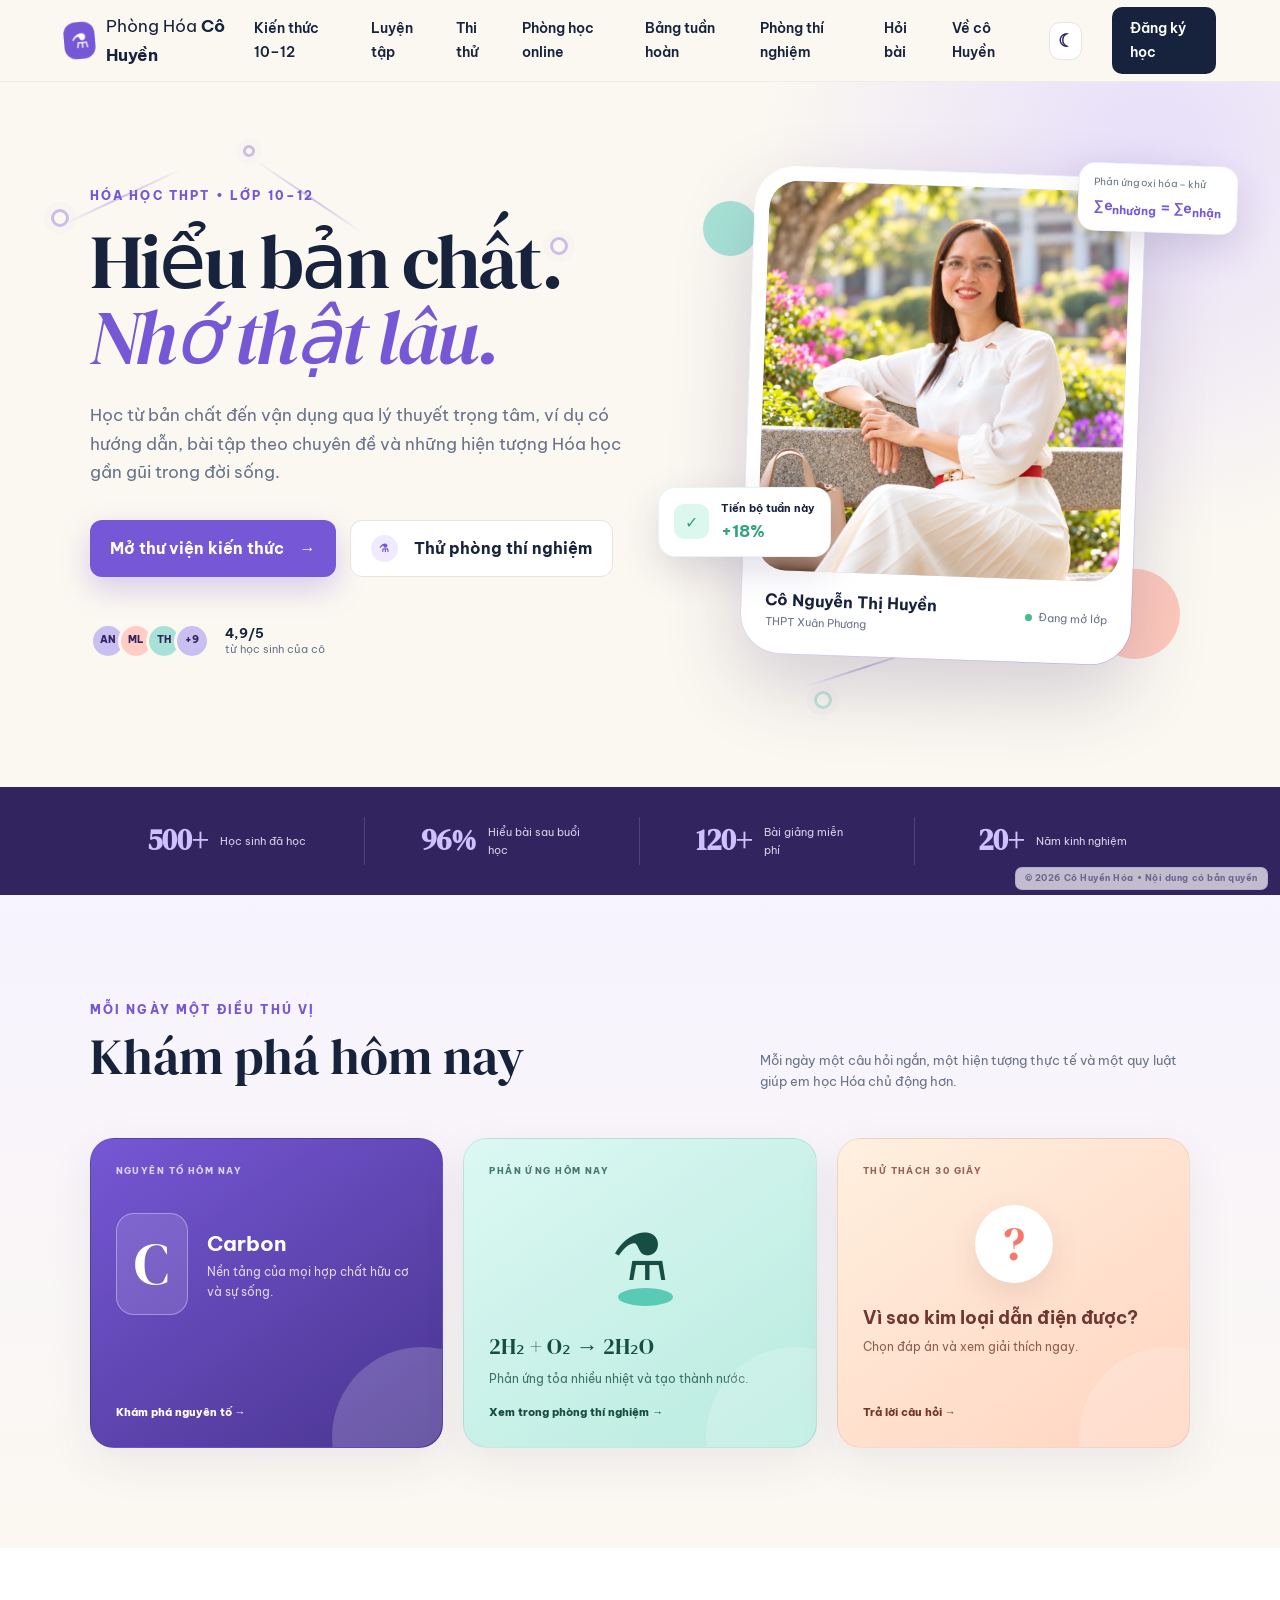
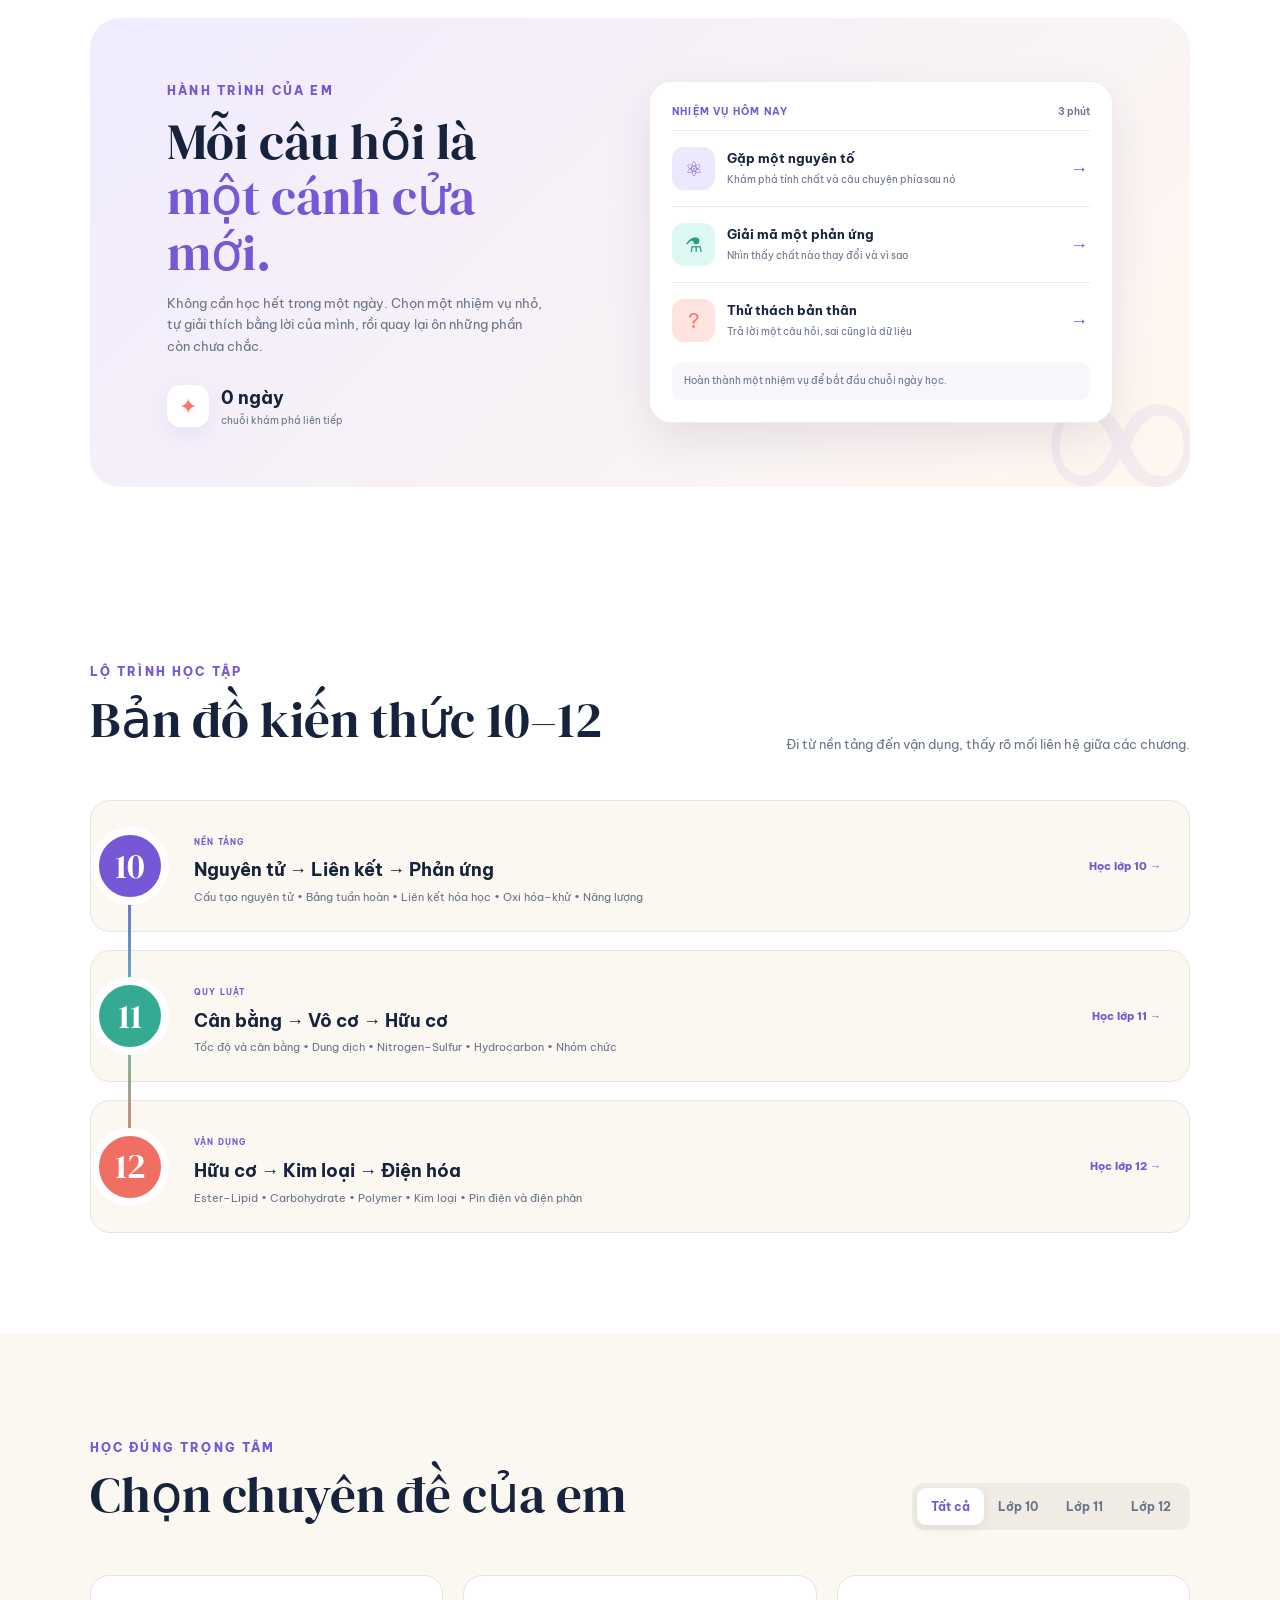
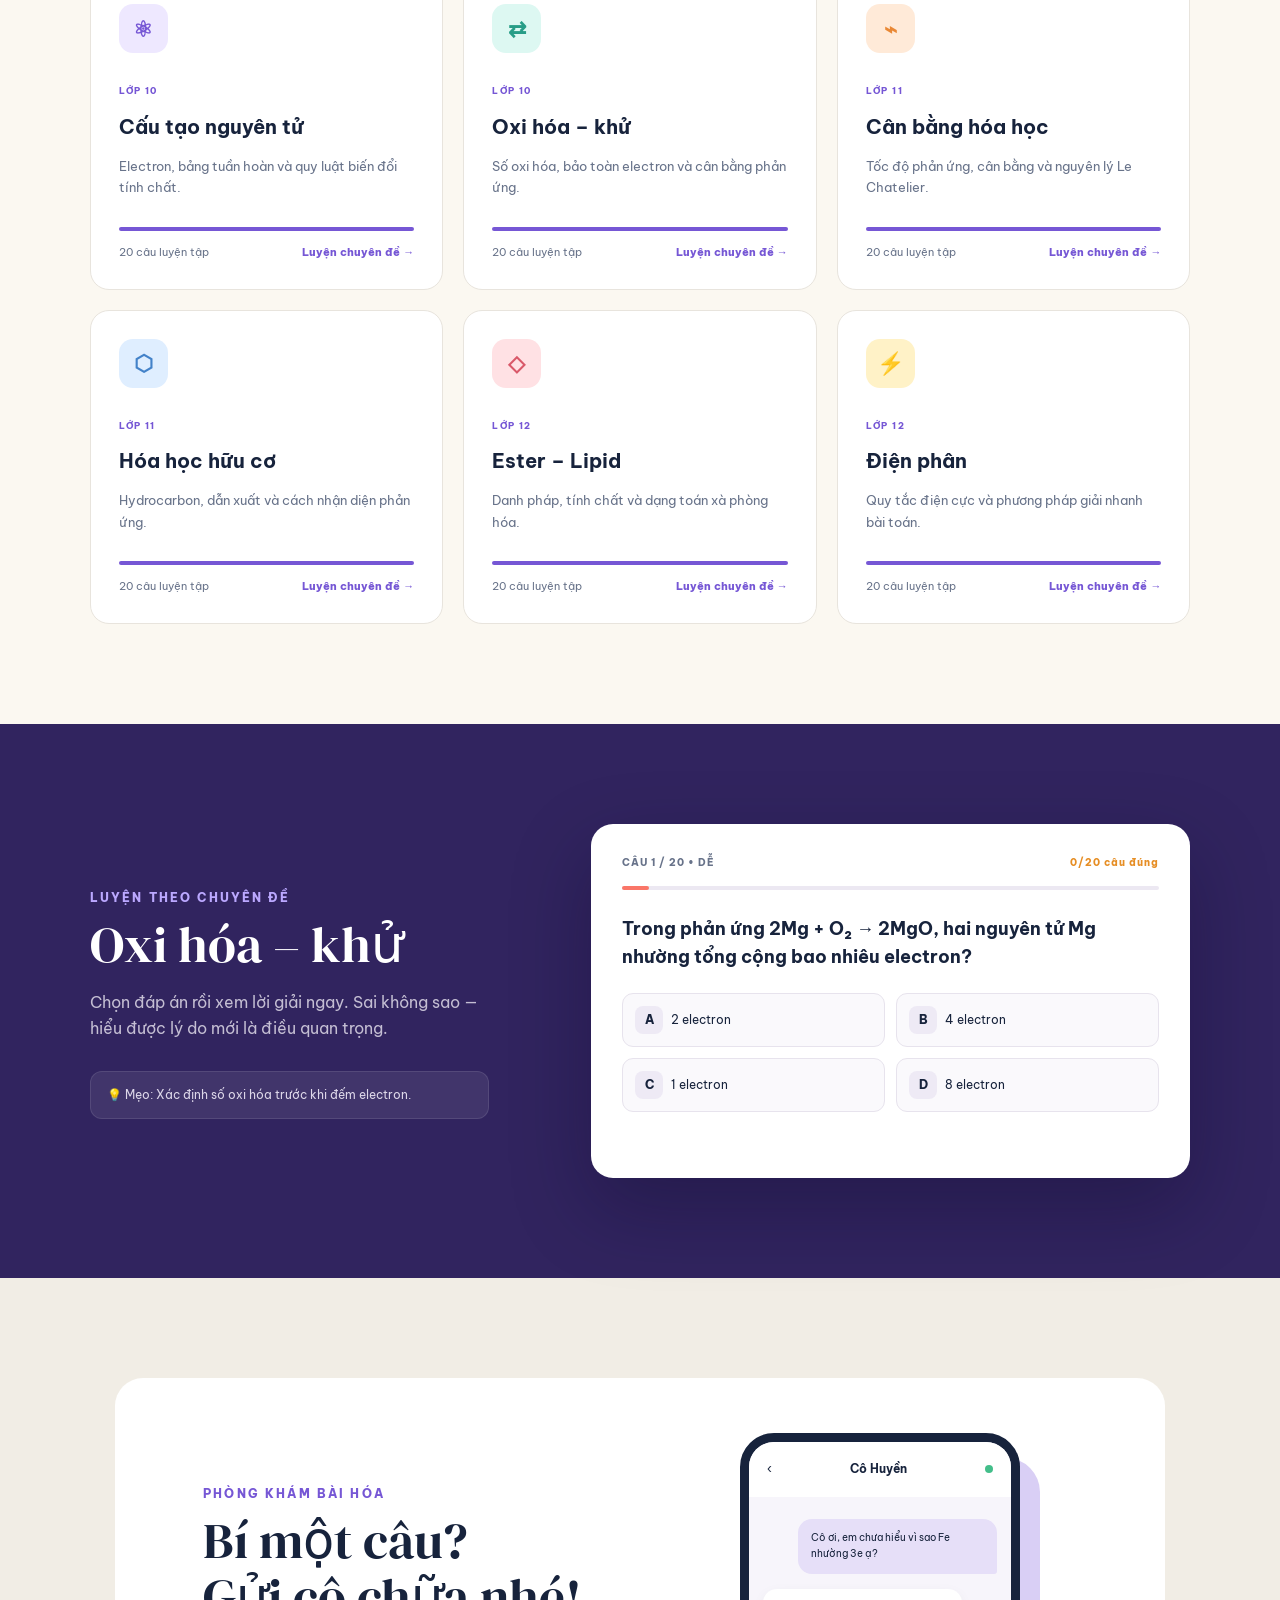
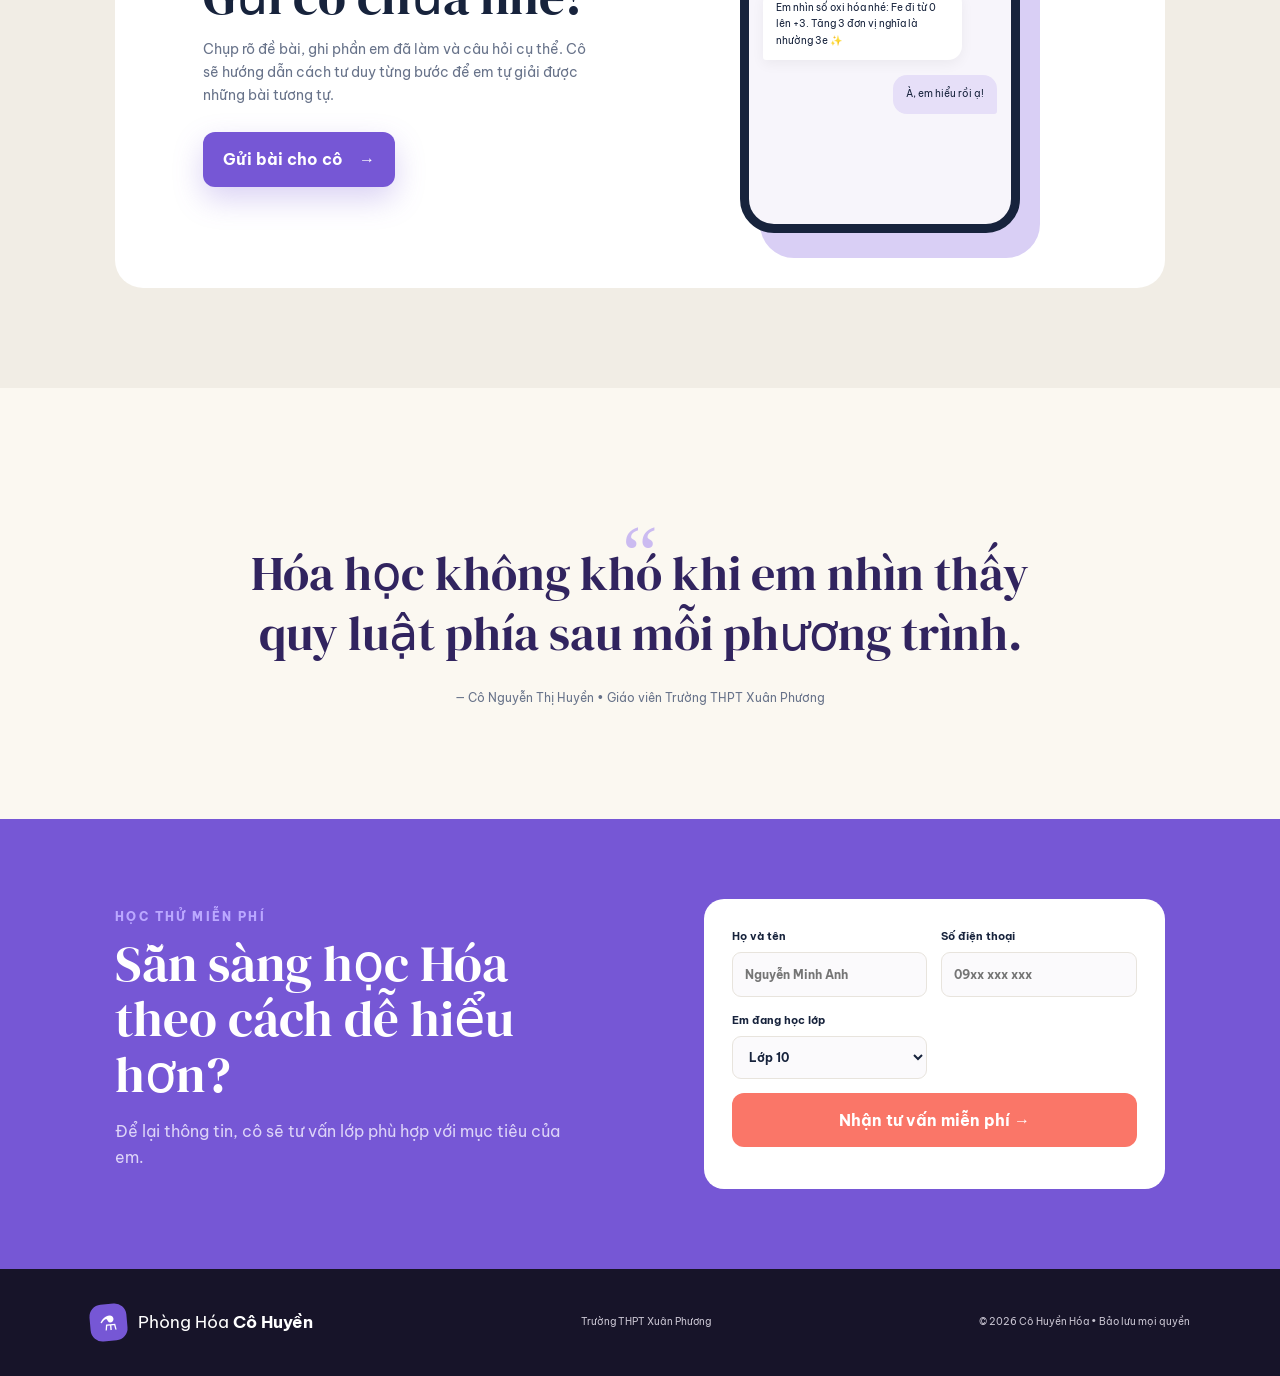
<file: index.html>
<!doctype html>
<html lang="vi">
<head>
  <meta charset="UTF-8">
  <meta name="viewport" content="width=device-width, initial-scale=1.0">
  <meta name="description" content="Phòng Hóa Cô Huyền - Học Hóa dễ hiểu cùng cô Nguyễn Thị Huyền, giáo viên Trường THPT Xuân Phương.">
  <meta name="theme-color" content="#7657d5">
  <meta property="og:title" content="Phòng Hóa Cô Huyền">
  <meta property="og:description" content="Học Hóa từ bản chất, tiến bộ mỗi ngày cùng cô Nguyễn Thị Huyền.">
  <meta property="og:type" content="website">
  <link rel="icon" href="data:image/svg+xml,<svg xmlns=%22http://www.w3.org/2000/svg%22 viewBox=%220 0 100 100%22><text y=%22.9em%22 font-size=%2290%22>⚗️</text></svg>">
  <title>Phòng Hóa Cô Huyền | THPT Xuân Phương</title>
  <link rel="preconnect" href="https://fonts.googleapis.com">
  <link rel="preconnect" href="https://fonts.gstatic.com" crossorigin>
  <link href="https://fonts.googleapis.com/css2?family=Be+Vietnam+Pro:wght@400;500;600;700;800&family=DM+Serif+Display&display=swap" rel="stylesheet">
  <link rel="stylesheet" href="styles.css?v=20261024-8">
  <link rel="stylesheet" href="protection.css?v=20261024-1">
</head>
<body>
  <header class="site-header">
    <a class="brand" href="#home" aria-label="Về trang chủ">
      <span class="brand-mark">⚗</span>
      <span>Phòng Hóa <b>Cô Huyền</b></span>
    </a>
    <button class="menu-toggle" aria-label="Mở menu" aria-expanded="false">☰</button>
    <nav class="nav-links" aria-label="Điều hướng chính">
      <a href="knowledge.html">Kiến thức 10–12</a>
      <a href="#quiz">Luyện tập</a>
      <a href="exams.html">Thi thử</a>
      <a href="classroom.html">Phòng học online</a>
      <a href="periodic.html">Bảng tuần hoàn</a>
      <a href="lab.html">Phòng thí nghiệm</a>
      <a href="#clinic">Hỏi bài</a>
      <a href="#about">Về cô Huyền</a>
      <button class="theme-toggle" type="button" aria-label="Chuyển chế độ sáng tối" title="Chế độ sáng/tối">☾</button>
      <a class="nav-cta" href="#register">Đăng ký học</a>
    </nav>
  </header>

  <main>
    <section class="hero" id="home">
      <div class="molecule-bg" aria-hidden="true"><i></i><i></i><i></i><i></i><i></i><span></span><span></span><span></span><span></span></div>
      <div class="hero-copy reveal">
        <span class="eyebrow">HÓA HỌC THPT • LỚP 10–12</span>
        <h1>Hiểu bản chất.<br><em>Nhớ thật lâu.</em></h1>
        <p>Học từ bản chất đến vận dụng qua lý thuyết trọng tâm, ví dụ có hướng dẫn, bài tập theo chuyên đề và những hiện tượng Hóa học gần gũi trong đời sống.</p>
      <div class="hero-actions">
        <a class="button primary" href="knowledge.html">Mở thư viện kiến thức <span>→</span></a>
        <a class="button ghost" href="lab.html"><span class="play">⚗</span> Thử phòng thí nghiệm</a>
        </div>
        <div class="social-proof">
          <div class="avatars"><span>AN</span><span>ML</span><span>TH</span><span>+9</span></div>
          <p><b>4,9/5</b><br>từ học sinh của cô</p>
        </div>
      </div>

      <div class="hero-visual reveal" aria-label="Minh họa lớp học Hóa học">
        <div class="orb orb-one"></div><div class="orb orb-two"></div>
        <div class="teacher-card">
          <div class="teacher-photo">
            <img class="teacher-portrait" src="assets/images/co-nguyen-thi-huyen-hero-v2.webp" alt="Cô Nguyễn Thị Huyền, giáo viên Hóa học Trường THPT Xuân Phương" width="900" height="1125" fetchpriority="high" decoding="async">
            <span class="atom atom-a">H</span><span class="atom atom-b">O</span><span class="atom atom-c">Na</span>
          </div>
          <div class="teacher-caption">
            <div><b>Cô Nguyễn Thị Huyền</b><span>THPT Xuân Phương</span></div>
            <span class="online-dot">Đang mở lớp</span>
          </div>
        </div>
        <div class="floating-card formula-card"><span>Phản ứng oxi hóa – khử</span><b>∑e<sub>nhường</sub> = ∑e<sub>nhận</sub></b></div>
        <div class="floating-card score-card"><span class="check">✓</span><div><b>Tiến bộ tuần này</b><strong>+18%</strong></div></div>
      </div>
    </section>

    <section class="trust-strip" aria-label="Số liệu lớp học">
      <div><strong>500+</strong><span>Học sinh đã học</span></div>
      <div><strong>96%</strong><span>Hiểu bài sau buổi học</span></div>
      <div><strong>120+</strong><span>Bài giảng miễn phí</span></div>
      <div><strong>20+</strong><span>Năm kinh nghiệm</span></div>
    </section>

    <section class="section discovery" id="discover">
      <div class="section-heading reveal"><div><span class="eyebrow">MỖI NGÀY MỘT ĐIỀU THÚ VỊ</span><h2>Khám phá hôm nay</h2></div><p class="section-lead">Mỗi ngày một câu hỏi ngắn, một hiện tượng thực tế và một quy luật giúp em học Hóa chủ động hơn.</p></div>
      <div class="discovery-grid">
        <a class="discovery-card element-of-day reveal" id="daily-element-link" href="periodic.html"><span class="discovery-label">NGUYÊN TỐ HÔM NAY</span><div class="daily-element"><strong id="daily-symbol">O</strong><div><b id="daily-element-name">Oxygen</b><p id="daily-element-fact">Khí duy trì sự hô hấp và sự cháy.</p></div></div><em>Khám phá nguyên tố →</em></a>
        <a class="discovery-card reaction-of-day reveal" href="lab.html"><span class="discovery-label">PHẢN ỨNG HÔM NAY</span><div class="reaction-flask">⚗<i></i></div><h3 id="daily-reaction">Fe + CuSO₄ → FeSO₄ + Cu</h3><p id="daily-reaction-fact">Sắt đẩy đồng ra khỏi dung dịch muối.</p><em>Xem trong phòng thí nghiệm →</em></a>
        <a class="discovery-card quick-challenge reveal" href="#quiz"><span class="discovery-label">THỬ THÁCH 30 GIÂY</span><div class="challenge-icon">?</div><h3 id="daily-question">Nguyên tố nào có độ âm điện lớn nhất?</h3><p>Chọn đáp án và xem giải thích ngay.</p><em>Trả lời câu hỏi →</em></a>
      </div>
    </section>

    <section class="section journey" id="journey">
      <div class="journey-shell reveal">
        <div class="journey-copy">
          <span class="eyebrow">HÀNH TRÌNH CỦA EM</span>
          <h2>Mỗi câu hỏi là<br><em>một cánh cửa mới.</em></h2>
          <p>Không cần học hết trong một ngày. Chọn một nhiệm vụ nhỏ, tự giải thích bằng lời của mình, rồi quay lại ôn những phần còn chưa chắc.</p>
          <div class="streak-line"><span class="streak-fire">✦</span><div><b id="streak-count">0 ngày</b><small>chuỗi khám phá liên tiếp</small></div></div>
        </div>
        <div class="mission-board" aria-label="Nhiệm vụ khám phá">
          <div class="mission-head"><b>NHIỆM VỤ HÔM NAY</b><span id="mission-date">3 phút</span></div>
          <button class="mission-item" data-mission="element"><span class="mission-icon purple">⚛</span><span><b>Gặp một nguyên tố</b><small>Khám phá tính chất và câu chuyện phía sau nó</small></span><i>→</i></button>
          <button class="mission-item" data-mission="reaction"><span class="mission-icon teal">⚗</span><span><b>Giải mã một phản ứng</b><small>Nhìn thấy chất nào thay đổi và vì sao</small></span><i>→</i></button>
          <button class="mission-item" data-mission="quiz"><span class="mission-icon coral">?</span><span><b>Thử thách bản thân</b><small>Trả lời một câu hỏi, sai cũng là dữ liệu</small></span><i>→</i></button>
          <p class="mission-status" id="mission-status" aria-live="polite">Hoàn thành một nhiệm vụ để bắt đầu chuỗi ngày học.</p>
        </div>
      </div>
    </section>

    <section class="section learning-map" id="learning-map">
      <div class="section-heading reveal"><div><span class="eyebrow">LỘ TRÌNH HỌC TẬP</span><h2>Bản đồ kiến thức 10–12</h2></div><p class="section-lead">Đi từ nền tảng đến vận dụng, thấy rõ mối liên hệ giữa các chương.</p></div>
      <div class="map-track reveal">
        <article class="map-grade grade-10"><span>10</span><div><b>NỀN TẢNG</b><h3>Nguyên tử → Liên kết → Phản ứng</h3><p>Cấu tạo nguyên tử • Bảng tuần hoàn • Liên kết hóa học • Oxi hóa–khử • Năng lượng</p></div><a href="knowledge.html?topic=atom">Học lớp 10 →</a></article>
        <article class="map-grade grade-11"><span>11</span><div><b>QUY LUẬT</b><h3>Cân bằng → Vô cơ → Hữu cơ</h3><p>Tốc độ và cân bằng • Dung dịch • Nitrogen–Sulfur • Hydrocarbon • Nhóm chức</p></div><a href="knowledge.html?topic=equilibrium">Học lớp 11 →</a></article>
        <article class="map-grade grade-12"><span>12</span><div><b>VẬN DỤNG</b><h3>Hữu cơ → Kim loại → Điện hóa</h3><p>Ester–Lipid • Carbohydrate • Polymer • Kim loại • Pin điện và điện phân</p></div><a href="knowledge.html?topic=ester">Học lớp 12 →</a></article>
      </div>
    </section>

    <section class="section courses" id="courses">
      <div class="section-heading reveal">
        <div><span class="eyebrow">HỌC ĐÚNG TRỌNG TÂM</span><h2>Chọn chuyên đề của em</h2></div>
        <div class="grade-filter" role="group" aria-label="Lọc theo lớp">
          <button class="active" data-grade="all">Tất cả</button><button data-grade="10">Lớp 10</button><button data-grade="11">Lớp 11</button><button data-grade="12">Lớp 12</button>
        </div>
      </div>
      <div class="course-grid">
        <article class="course-card reveal" data-grade="10">
          <div class="course-icon purple">⚛</div><span class="tag">LỚP 10</span>
          <h3>Cấu tạo nguyên tử</h3><p>Electron, bảng tuần hoàn và quy luật biến đổi tính chất.</p>
          <div class="progress"><span style="width:100%"></span></div><div class="meta"><span>20 câu luyện tập</span><a href="#quiz" data-topic="atomic">Luyện chuyên đề →</a></div>
        </article>
        <article class="course-card reveal" data-grade="10">
          <div class="course-icon teal">⇄</div><span class="tag">LỚP 10</span>
          <h3>Oxi hóa – khử</h3><p>Số oxi hóa, bảo toàn electron và cân bằng phản ứng.</p>
          <div class="progress"><span style="width:100%"></span></div><div class="meta"><span>20 câu luyện tập</span><a href="#quiz" data-topic="redox">Luyện chuyên đề →</a></div>
        </article>
        <article class="course-card reveal" data-grade="11">
          <div class="course-icon orange">⌁</div><span class="tag">LỚP 11</span>
          <h3>Cân bằng hóa học</h3><p>Tốc độ phản ứng, cân bằng và nguyên lý Le Chatelier.</p>
          <div class="progress"><span style="width:100%"></span></div><div class="meta"><span>20 câu luyện tập</span><a href="#quiz" data-topic="equilibrium">Luyện chuyên đề →</a></div>
        </article>
        <article class="course-card reveal" data-grade="11">
          <div class="course-icon blue">⬡</div><span class="tag">LỚP 11</span>
          <h3>Hóa học hữu cơ</h3><p>Hydrocarbon, dẫn xuất và cách nhận diện phản ứng.</p>
          <div class="progress"><span style="width:100%"></span></div><div class="meta"><span>20 câu luyện tập</span><a href="#quiz" data-topic="organic">Luyện chuyên đề →</a></div>
        </article>
        <article class="course-card reveal" data-grade="12">
          <div class="course-icon rose">◇</div><span class="tag">LỚP 12</span>
          <h3>Ester – Lipid</h3><p>Danh pháp, tính chất và dạng toán xà phòng hóa.</p>
          <div class="progress"><span style="width:100%"></span></div><div class="meta"><span>20 câu luyện tập</span><a href="#quiz" data-topic="ester">Luyện chuyên đề →</a></div>
        </article>
        <article class="course-card reveal" data-grade="12">
          <div class="course-icon yellow">⚡</div><span class="tag">LỚP 12</span>
          <h3>Điện phân</h3><p>Quy tắc điện cực và phương pháp giải nhanh bài toán.</p>
          <div class="progress"><span style="width:100%"></span></div><div class="meta"><span>20 câu luyện tập</span><a href="#quiz" data-topic="electrolysis">Luyện chuyên đề →</a></div>
        </article>
      </div>
    </section>

    <section class="quiz-section" id="quiz">
      <div class="quiz-intro reveal"><span class="eyebrow light">LUYỆN THEO CHUYÊN ĐỀ</span><h2 id="quiz-topic-title">Oxi hóa – khử</h2><p>Chọn đáp án rồi xem lời giải ngay. Sai không sao — hiểu được lý do mới là điều quan trọng.</p><div class="quiz-tip" id="quiz-tip">💡 Mẹo: xác định số oxi hóa trước khi đếm electron.</div></div>
      <div class="quiz-card reveal">
        <div class="quiz-top"><span id="quiz-counter">CÂU 1 / 3</span><span class="points" id="quiz-live-score">0 điểm</span></div>
        <div class="quiz-progress"><span></span></div>
        <h3 id="quiz-question"></h3>
        <div class="answers" id="quiz-answers"></div>
        <div class="feedback" aria-live="polite"></div>
        <button class="quiz-next" id="quiz-next" type="button">Câu tiếp theo →</button>
      </div>
    </section>

    <section class="section clinic" id="clinic">
      <div class="clinic-card reveal">
        <div class="clinic-copy"><span class="eyebrow">PHÒNG KHÁM BÀI HÓA</span><h2>Bí một câu?<br>Gửi cô chữa nhé!</h2><p>Chụp rõ đề bài, ghi phần em đã làm và câu hỏi cụ thể. Cô sẽ hướng dẫn cách tư duy từng bước để em tự giải được những bài tương tự.</p><a class="button primary" href="#register">Gửi bài cho cô <span>→</span></a></div>
        <div class="phone-mockup">
          <div class="phone-head"><span>‹</span><b>Cô Huyền</b><i></i></div>
          <div class="chat"><p class="student">Cô ơi, em chưa hiểu vì sao Fe nhường 3e ạ?</p><p class="teacher">Em nhìn số oxi hóa nhé: Fe đi từ 0 lên +3. Tăng 3 đơn vị nghĩa là nhường 3e ✨</p><p class="student small">À, em hiểu rồi ạ!</p></div>
        </div>
      </div>
    </section>

    <section class="section about" id="about">
      <div class="quote-mark">“</div><blockquote>Hóa học không khó khi em nhìn thấy quy luật phía sau mỗi phương trình.</blockquote><p>— Cô Nguyễn Thị Huyền • Giáo viên Trường THPT Xuân Phương</p>
    </section>

    <section class="register" id="register">
      <div><span class="eyebrow light">HỌC THỬ MIỄN PHÍ</span><h2>Sẵn sàng học Hóa<br>theo cách dễ hiểu hơn?</h2><p>Để lại thông tin, cô sẽ tư vấn lớp phù hợp với mục tiêu của em.</p></div>
      <form id="register-form">
        <label>Họ và tên<input required name="name" placeholder="Nguyễn Minh Anh"></label>
        <label>Số điện thoại<input required name="phone" type="tel" placeholder="09xx xxx xxx"></label>
        <label>Em đang học lớp<select name="grade"><option>Lớp 10</option><option>Lớp 11</option><option>Lớp 12</option><option>Ôn thi tốt nghiệp</option></select></label>
        <button class="button coral" type="submit">Nhận tư vấn miễn phí →</button>
        <p class="form-status" aria-live="polite"></p>
      </form>
    </section>

    <section class="section student-dashboard" id="student-dashboard" hidden>
      <div class="section-heading"><div><span class="eyebrow">GÓC HỌC TẬP CỦA EM</span><h2 id="student-greeting">Xin chào!</h2></div><button class="dashboard-logout" id="student-logout" type="button">Đổi hồ sơ</button></div>
      <div class="dashboard-grid">
        <article class="dashboard-card progress-card"><span class="dashboard-icon">✦</span><small>TIẾN ĐỘ TỔNG</small><strong id="student-progress">0%</strong><div class="dashboard-progress"><span id="student-progress-bar"></span></div><p id="student-progress-copy">Hãy hoàn thành nhiệm vụ đầu tiên.</p></article>
        <article class="dashboard-card"><span class="dashboard-icon teal">▣</span><small>LỊCH HỌC TIẾP THEO</small><strong id="student-next-date">Chưa đặt lịch</strong><p id="student-next-topic">Chọn mục tiêu để bắt đầu hành trình.</p><button class="small-action" id="student-schedule" type="button">Đặt lịch học</button></article>
        <article class="dashboard-card"><span class="dashboard-icon coral">◎</span><small>ĐÁNH GIÁ GẦN NHẤT</small><strong id="student-score">Chưa có điểm</strong><p id="student-score-copy">Làm quiz để hệ thống đánh giá mức độ nắm bài.</p><a class="small-action" href="#quiz">Làm bài ngay →</a></article>
      </div>
      <div class="study-plan"><div><span class="eyebrow">KẾ HOẠCH CÁ NHÂN</span><h3 id="student-goal">Mục tiêu của em</h3><p id="student-plan-copy">Mỗi ngày một bước nhỏ, kiến thức sẽ thành hệ thống.</p></div><label>Ngày học tiếp theo<input id="student-date-input" type="date"></label></div>
    </section>
  </main>

  <footer><a class="brand" href="#home"><span class="brand-mark">⚗</span><span>Phòng Hóa <b>Cô Huyền</b></span></a><p>Trường THPT Xuân Phương</p><p>© 2026 Cô Huyền Hóa • Bảo lưu mọi quyền</p></footer>
  <script src="script.js?v=20261024-3"></script>
<script src="protection.js?v=20261024-1"></script></body>
</html>
</file>
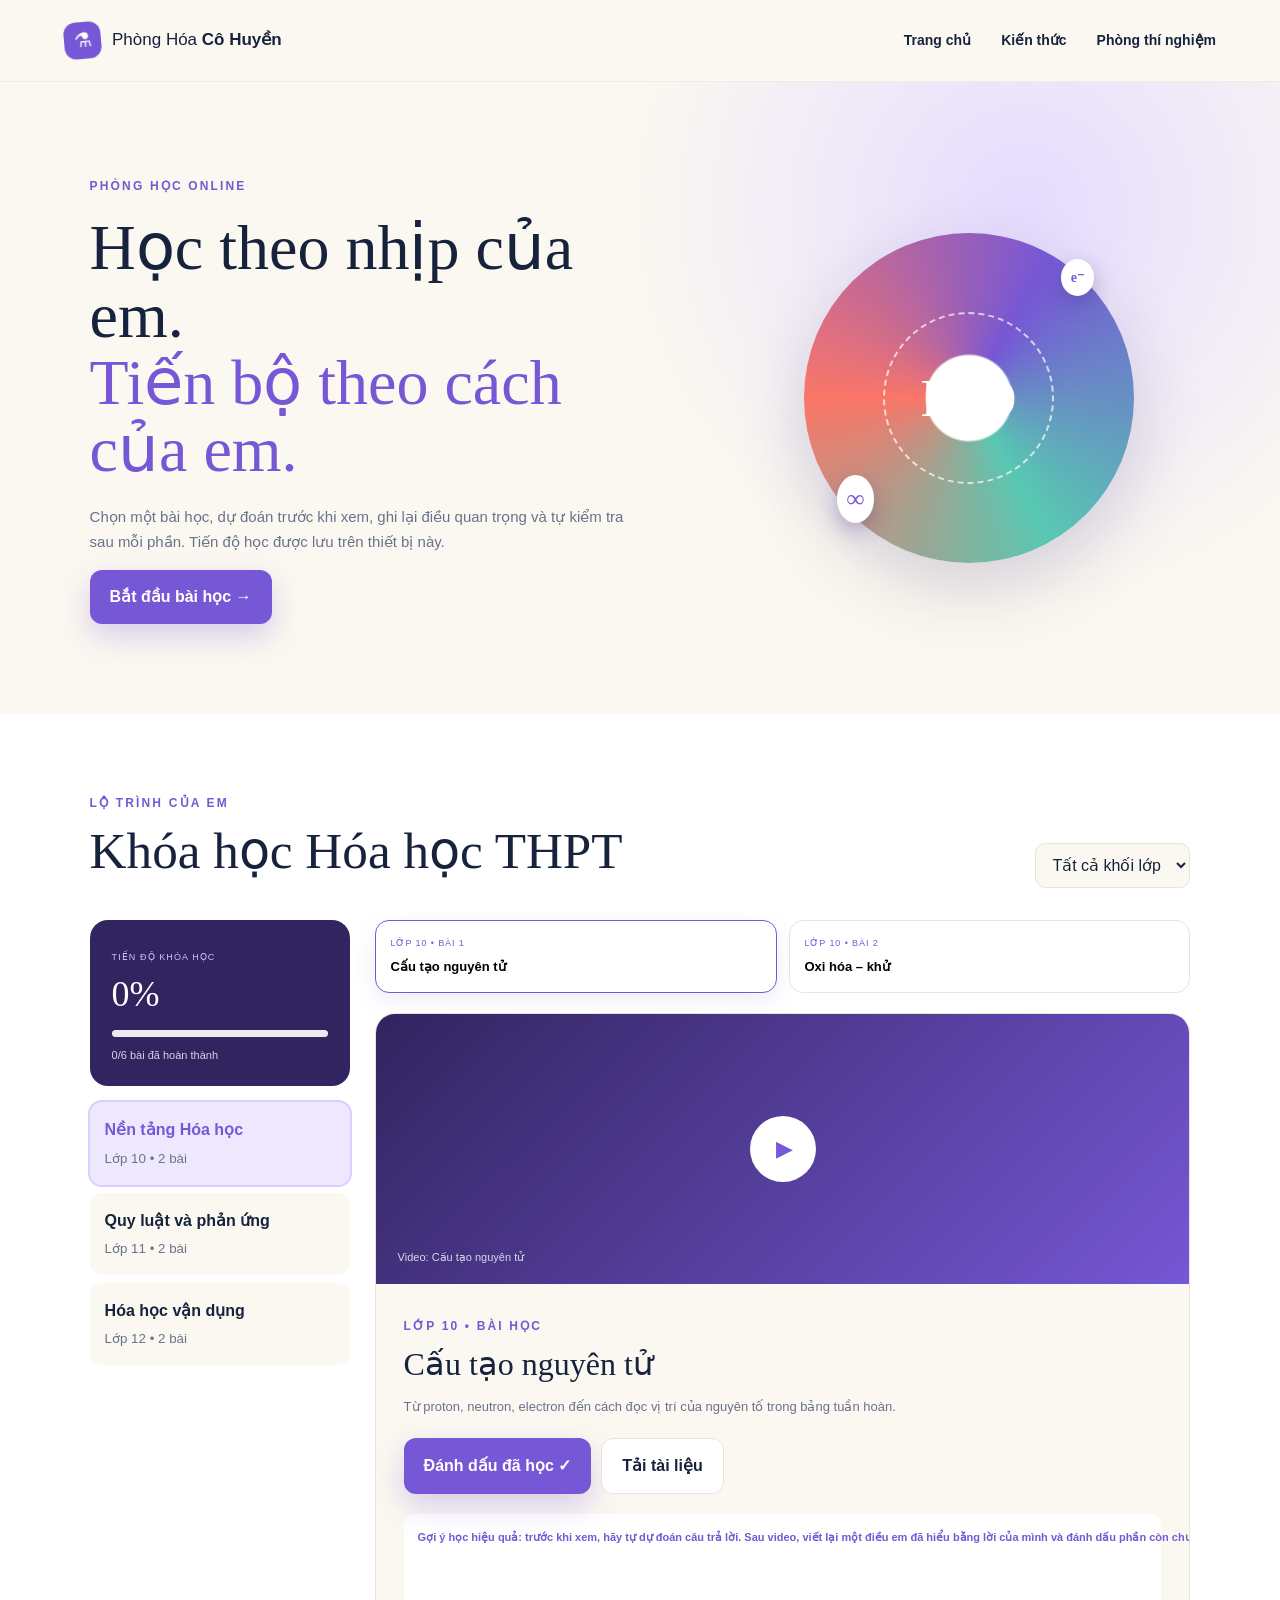
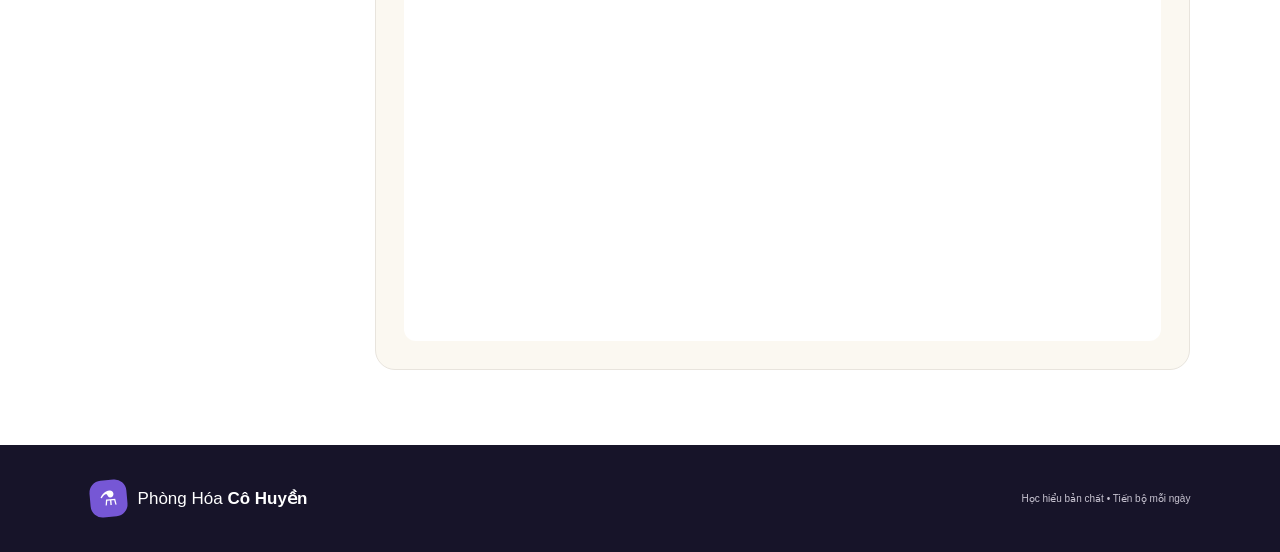
<file: classroom.html>
<!doctype html>
<html lang="vi"><head><meta charset="UTF-8"><meta name="viewport" content="width=device-width,initial-scale=1"><meta name="description" content="Phòng học online Hóa học THPT"><title>Phòng học online | Phòng Hóa Cô Huyền</title><link rel="stylesheet" href="styles.css?v=20261102"><link rel="stylesheet" href="classroom.css?v=20261102"></head>
<body><header class="site-header"><a class="brand" href="index.html"><span class="brand-mark">⚗</span><span>Phòng Hóa <b>Cô Huyền</b></span></a><nav class="nav-links"><a href="index.html">Trang chủ</a><a href="knowledge.html">Kiến thức</a><a href="lab.html">Phòng thí nghiệm</a></nav></header>
<main><section class="classroom-hero"><div><span class="eyebrow">PHÒNG HỌC ONLINE</span><h1>Học theo nhịp của em.<br><em>Tiến bộ theo cách của em.</em></h1><p>Chọn một bài học, dự đoán trước khi xem, ghi lại điều quan trọng và tự kiểm tra sau mỗi phần. Tiến độ học được lưu trên thiết bị này.</p><a class="button primary" href="#lessons">Bắt đầu bài học →</a></div><div class="classroom-orbit"><span>H₂O</span><i>e⁻</i><b>∞</b></div></section>
<section class="classroom-wrap" id="lessons"><div class="classroom-toolbar"><div><span class="eyebrow">LỘ TRÌNH CỦA EM</span><h2>Khóa học Hóa học THPT</h2></div><select id="grade-filter"><option value="all">Tất cả khối lớp</option><option value="10">Lớp 10</option><option value="11">Lớp 11</option><option value="12">Lớp 12</option></select></div><div class="classroom-layout"><aside class="course-sidebar"><div class="course-summary"><small>TIẾN ĐỘ KHÓA HỌC</small><strong id="course-progress">0%</strong><div class="dashboard-progress"><span id="course-progress-bar"></span></div><p id="course-progress-copy">0/6 bài đã hoàn thành</p></div><button class="course-tab active" data-course="foundation">Nền tảng Hóa học <small>Lớp 10 • 2 bài</small></button><button class="course-tab" data-course="rules">Quy luật và phản ứng <small>Lớp 11 • 2 bài</small></button><button class="course-tab" data-course="application">Hóa học vận dụng <small>Lớp 12 • 2 bài</small></button></aside><section class="lesson-panel"><div class="lesson-list" id="lesson-list"></div><article class="lesson-view" id="lesson-view"><div class="video-placeholder"><div class="video-play">▶</div><span id="video-label">Video bài giảng</span></div><div class="lesson-content"><span class="eyebrow" id="lesson-grade">LỚP 10 • BÀI 1</span><h2 id="lesson-title">Chọn một bài học</h2><p id="lesson-description">Mỗi bài học đi theo 4 bước: gợi mở hiện tượng, nắm kiến thức cốt lõi, xem ví dụ và tự kiểm tra.</p><div class="lesson-actions"><button class="button primary" id="complete-lesson">Đánh dấu đã học ✓</button><a class="button ghost" id="lesson-resource" href="#" download>Tải tài liệu</a></div><div class="lesson-note"><b>Gợi ý học hiệu quả: trước khi xem, hãy tự dự đoán câu trả lời. Sau video, viết lại một điều em đã hiểu bằng lời của mình và đánh dấu phần còn chưa chắc.</b><span>Trước khi xem, hãy tự dự đoán câu trả lời. Sau video, viết lại một điều em đã hiểu bằng lời của mình.</span></div></div></article></section></div></section></main><footer><a class="brand" href="index.html"><span class="brand-mark">⚗</span><span>Phòng Hóa <b>Cô Huyền</b></span></a><p>Học hiểu bản chất • Tiến bộ mỗi ngày</p></footer><script src="classroom.js?v=20261102"></script></body></html>
</file>
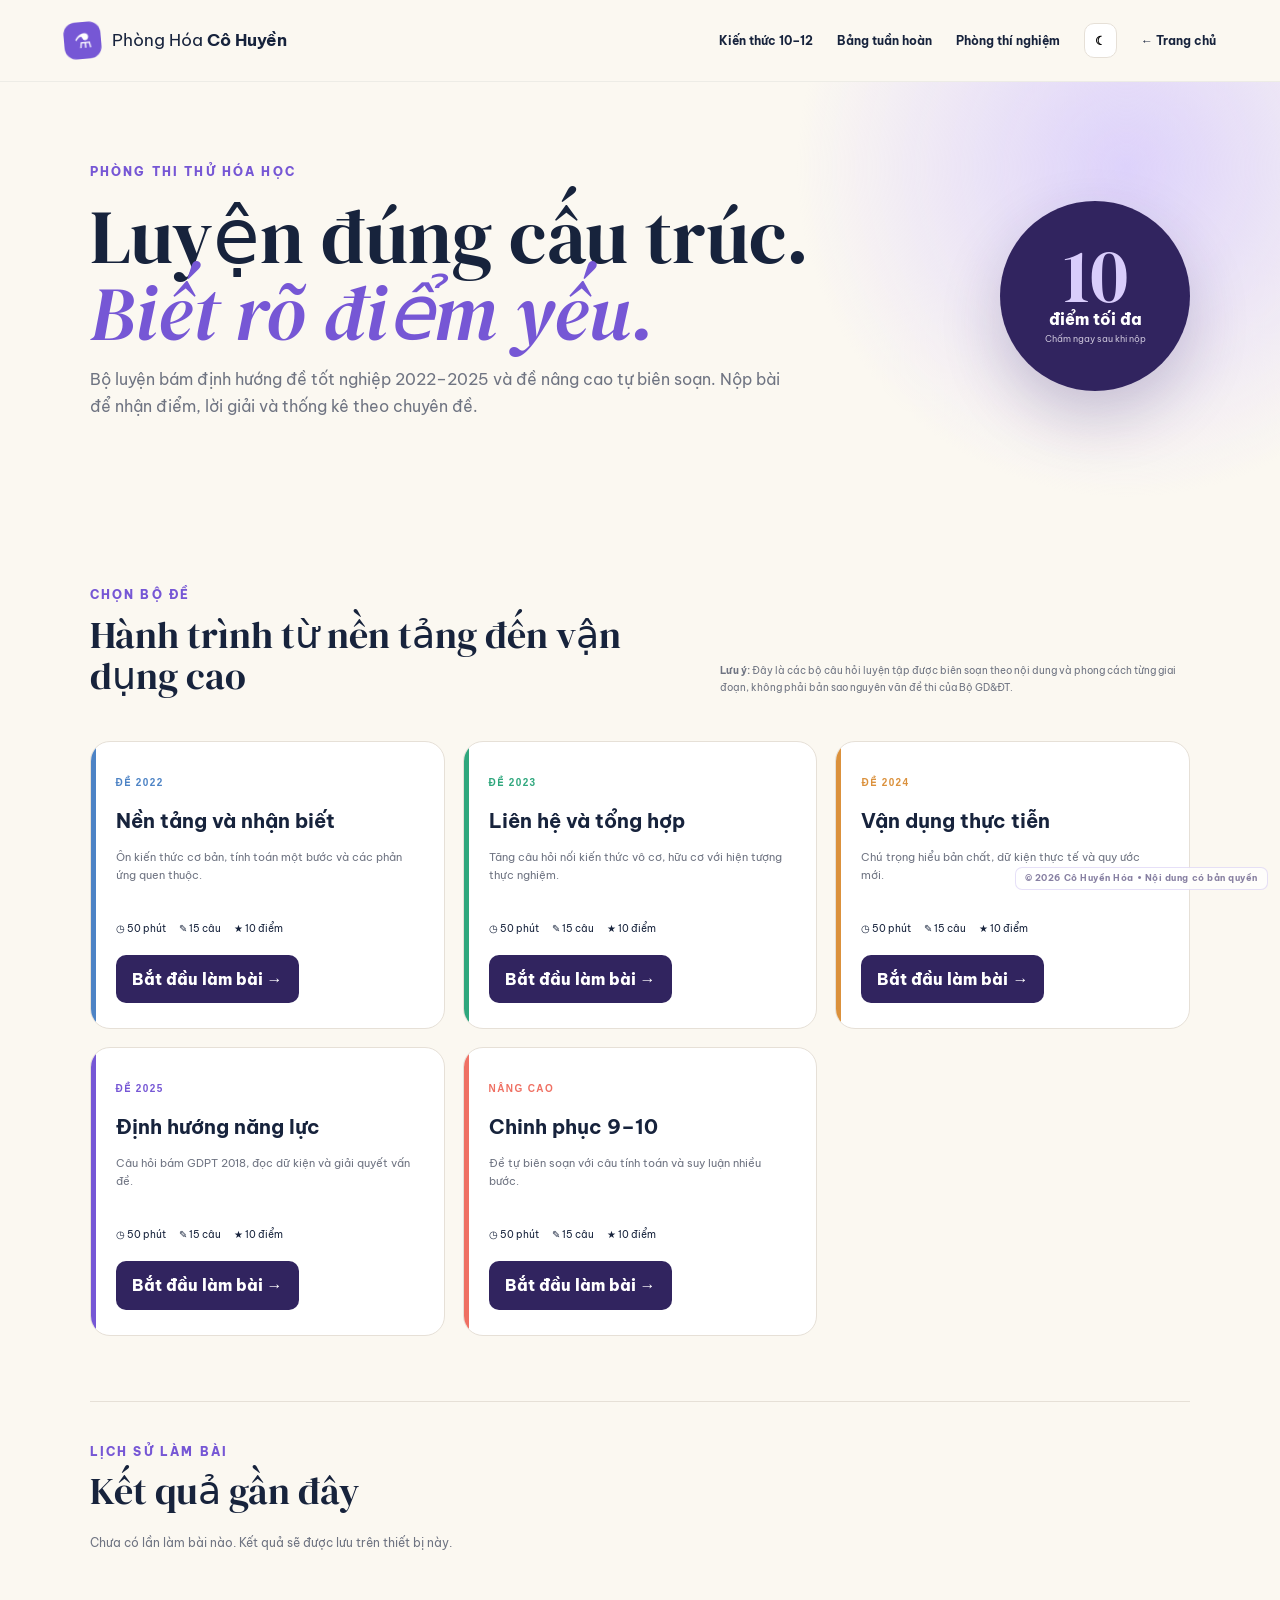
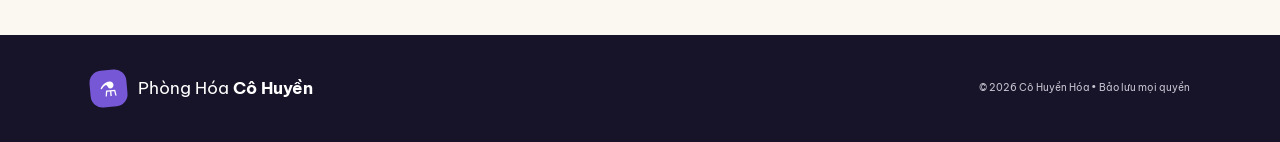
<file: exams.html>
<!doctype html><html lang="vi"><head><meta charset="UTF-8"><meta name="viewport" content="width=device-width,initial-scale=1"><meta name="description" content="Phòng thi thử Hóa học THPT: luyện đề 2022–2025, đề nâng cao, chấm điểm và lời giải."><meta name="theme-color" content="#31245f"><title>Thi thử Hóa học | Phòng Hóa Cô Huyền</title><link rel="preconnect" href="https://fonts.googleapis.com"><link rel="preconnect" href="https://fonts.gstatic.com" crossorigin><link href="https://fonts.googleapis.com/css2?family=Be+Vietnam+Pro:wght@400;500;600;700;800&family=DM+Serif+Display&display=swap" rel="stylesheet"><link rel="stylesheet" href="styles.css?v=20261024-8"><link rel="stylesheet" href="exams.css?v=20261024-1"></head>
<body><header class="site-header"><a class="brand" href="index.html"><span class="brand-mark">⚗</span><span>Phòng Hóa <b>Cô Huyền</b></span></a><nav class="exam-nav"><a href="knowledge.html">Kiến thức 10–12</a><a href="periodic.html">Bảng tuần hoàn</a><a href="lab.html">Phòng thí nghiệm</a><button id="theme" type="button" aria-label="Đổi giao diện">☾</button><a href="index.html">← Trang chủ</a></nav></header>
<main><section class="exam-hero"><div><span class="eyebrow">PHÒNG THI THỬ HÓA HỌC</span><h1>Luyện đúng cấu trúc.<br><em>Biết rõ điểm yếu.</em></h1><p>Bộ luyện bám định hướng đề tốt nghiệp 2022–2025 và đề nâng cao tự biên soạn. Nộp bài để nhận điểm, lời giải và thống kê theo chuyên đề.</p></div><div class="hero-score"><strong>10</strong><span>điểm tối đa</span><small>Chấm ngay sau khi nộp</small></div></section>
<section id="catalog" class="catalog"><div class="section-title"><div><span class="eyebrow">CHỌN BỘ ĐỀ</span><h2>Hành trình từ nền tảng đến vận dụng cao</h2></div><p><b>Lưu ý:</b> Đây là các bộ câu hỏi luyện tập được biên soạn theo nội dung và phong cách từng giai đoạn, không phải bản sao nguyên văn đề thi của Bộ GD&amp;ĐT.</p></div><div id="exam-list" class="exam-list"></div><section class="history"><div><span class="eyebrow">LỊCH SỬ LÀM BÀI</span><h2>Kết quả gần đây</h2></div><div id="history-list"></div></section></section>
<section id="room" class="room hidden"><div class="room-top"><button id="leave" type="button">← Danh sách đề</button><div><span id="exam-label"></span><h2 id="exam-title"></h2></div><div class="timer" id="timer">50:00</div></div><div class="room-layout"><aside><div class="progress-copy"><b id="answered-count">0/0</b><span>đã trả lời</span></div><div id="question-map" class="question-map"></div><button id="submit" class="submit" type="button">Nộp bài &amp; chấm điểm</button></aside><article class="question-card"><div class="question-meta"><span id="question-number"></span><span id="question-topic"></span></div><h3 id="question-text"></h3><div id="options" class="exam-options"></div><div class="question-actions"><button id="prev" type="button">← Câu trước</button><button id="next" type="button">Câu sau →</button></div></article></div></section>
<section id="result" class="result hidden"><div class="result-summary"><span class="eyebrow">KẾT QUẢ LẦN LÀM BÀI</span><div class="result-score"><strong id="score">0.0</strong><span>/10</span></div><h2 id="result-title"></h2><p id="result-copy"></p><div class="result-actions"><button id="review" type="button">Xem lời giải</button><button id="retry" type="button">↻ Làm lại</button><button id="back-catalog" type="button">Chọn đề khác</button></div></div><div class="result-details"><div><h3>Phân tích theo chuyên đề</h3><div id="topic-stats"></div></div><div><h3>Chi tiết đáp án</h3><div id="review-list"></div></div></div></section></main>
<footer><a class="brand" href="index.html"><span class="brand-mark">⚗</span><span>Phòng Hóa <b>Cô Huyền</b></span></a><p>© 2026 Cô Huyền Hóa • Bảo lưu mọi quyền</p></footer><script src="exams.js?v=20261024-1"></script><link rel="stylesheet" href="protection.css?v=20261024-1"><script src="protection.js?v=20261024-1"></script></body></html>
</file>
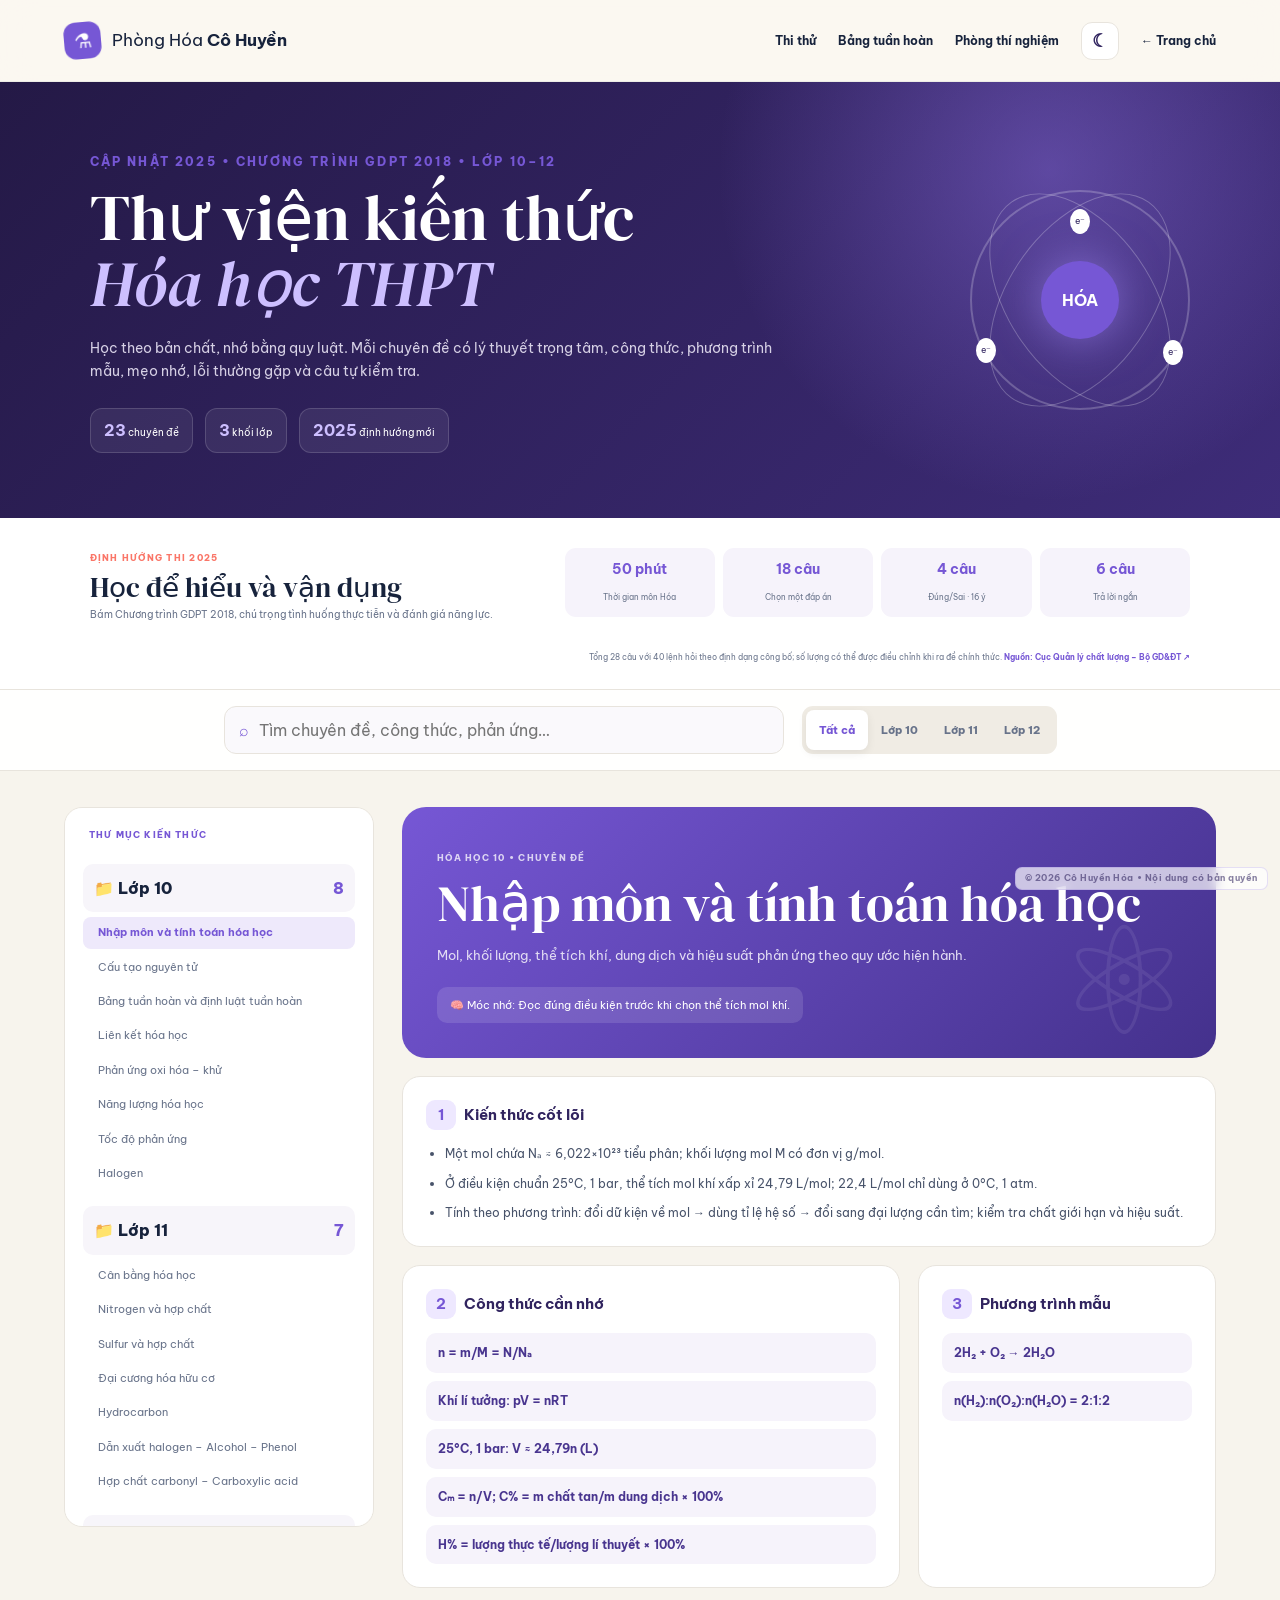
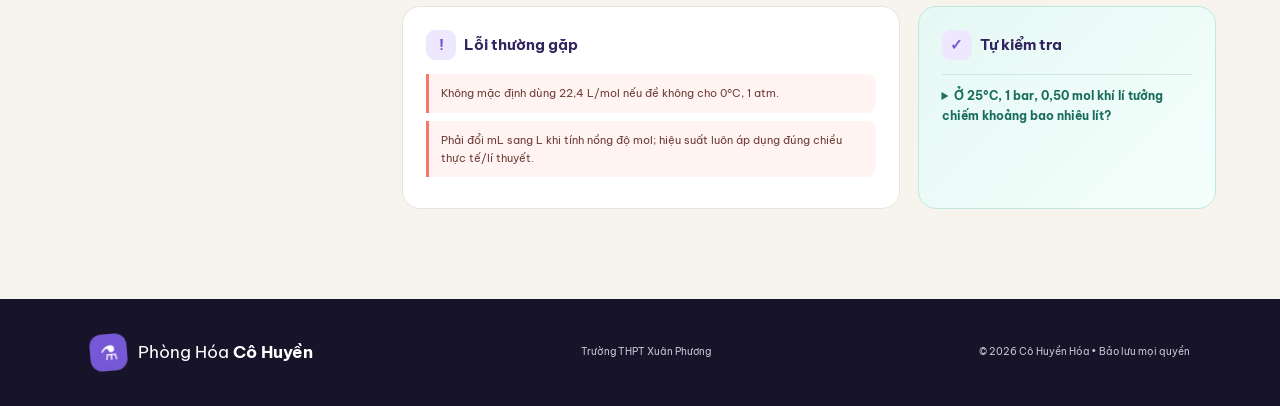
<file: knowledge.html>
<!doctype html><html lang="vi"><head><meta charset="UTF-8"><meta name="viewport" content="width=device-width,initial-scale=1"><meta name="description" content="Thư viện kiến thức Hóa học THPT lớp 10–12: lý thuyết, công thức, phương trình, mẹo nhớ và tự kiểm tra."><meta name="theme-color" content="#31245f"><title>Thư viện kiến thức Hóa THPT | Phòng Hóa Cô Huyền</title><link rel="preconnect" href="https://fonts.googleapis.com"><link rel="preconnect" href="https://fonts.gstatic.com" crossorigin><link href="https://fonts.googleapis.com/css2?family=Be+Vietnam+Pro:wght@400;500;600;700;800&family=DM+Serif+Display&display=swap" rel="stylesheet"><link rel="stylesheet" href="styles.css?v=20261024-8"><link rel="stylesheet" href="knowledge.css?v=20261024-1"><link rel="stylesheet" href="knowledge-2025.css?v=20261024-1"></head>
<body class="knowledge-page"><header class="site-header knowledge-header"><a class="brand" href="index.html"><span class="brand-mark">⚗</span><span>Phòng Hóa <b>Cô Huyền</b></span></a><nav><a href="exams.html">Thi thử</a><a href="periodic.html">Bảng tuần hoàn</a><a href="lab.html">Phòng thí nghiệm</a><button class="theme-toggle" type="button" aria-label="Chuyển chế độ sáng tối">☾</button><a href="index.html">← Trang chủ</a></nav></header>
<main><section class="knowledge-hero"><div><span class="eyebrow">CẬP NHẬT 2025 • CHƯƠNG TRÌNH GDPT 2018 • LỚP 10–12</span><h1>Thư viện kiến thức<br><em>Hóa học THPT</em></h1><p>Học theo bản chất, nhớ bằng quy luật. Mỗi chuyên đề có lý thuyết trọng tâm, công thức, phương trình mẫu, mẹo nhớ, lỗi thường gặp và câu tự kiểm tra.</p><div class="hero-stats"><span><b id="topic-count">23</b> chuyên đề</span><span><b>3</b> khối lớp</span><span><b>2025</b> định hướng mới</span></div></div><div class="knowledge-atom" aria-hidden="true"><i>e⁻</i><i>e⁻</i><i>e⁻</i><strong>HÓA</strong></div></section>
<section class="exam-2025"><div class="exam-title"><span>ĐỊNH HƯỚNG THI 2025</span><h2>Học để hiểu và vận dụng</h2><p>Bám Chương trình GDPT 2018, chú trọng tình huống thực tiễn và đánh giá năng lực.</p></div><div class="exam-facts"><article><b>50 phút</b><span>Thời gian môn Hóa</span></article><article><b>18 câu</b><span>Chọn một đáp án</span></article><article><b>4 câu</b><span>Đúng/Sai · 16 ý</span></article><article><b>6 câu</b><span>Trả lời ngắn</span></article></div><p class="exam-note">Tổng 28 câu với 40 lệnh hỏi theo định dạng công bố; số lượng có thể được điều chỉnh khi ra đề chính thức. <a href="https://vqa.moet.gov.vn/vi/news/thong-bao/cau-truc-dinh-dang-de-thi-tot-nghiep-thpt-tu-nam-2025-74.html" target="_blank" rel="noopener">Nguồn: Cục Quản lý chất lượng – Bộ GD&ĐT ↗</a></p></section>
<section class="knowledge-toolbar"><label>⌕ <input id="knowledge-search" type="search" placeholder="Tìm chuyên đề, công thức, phản ứng…"></label><div class="grade-tabs" role="group"><button class="active" data-grade="all">Tất cả</button><button data-grade="10">Lớp 10</button><button data-grade="11">Lớp 11</button><button data-grade="12">Lớp 12</button></div></section>
<section class="knowledge-layout"><aside><div class="folder-title">THƯ MỤC KIẾN THỨC</div><nav id="topic-nav" aria-label="Danh sách chuyên đề"></nav></aside><article class="lesson" id="lesson" aria-live="polite"><div class="lesson-empty"><span>⚗️</span><h2>Chọn một chuyên đề để bắt đầu</h2><p>Em có thể tìm kiếm hoặc chọn thư mục lớp 10, 11, 12 ở bên trái.</p></div></article></section></main>
<footer><a class="brand" href="index.html"><span class="brand-mark">⚗</span><span>Phòng Hóa <b>Cô Huyền</b></span></a><p>Trường THPT Xuân Phương</p><p>© 2026 Cô Huyền Hóa • Bảo lưu mọi quyền</p></footer><script src="knowledge.js?v=20261024-2"></script><link rel="stylesheet" href="protection.css?v=20261024-1"><script src="protection.js?v=20261024-1"></script></body></html>
</file>
<file: styles.css>
:root{--ink:#17233c;--muted:#68738a;--purple:#7657d5;--deep:#31245f;--cream:#fbf8f1;--coral:#fa7668;--teal:#58c8b2;--white:#fff;--line:#e8e4dd;--shadow:0 20px 60px rgba(39,31,78,.12)}
*{box-sizing:border-box}html{scroll-behavior:smooth}body{margin:0;font-family:"Be Vietnam Pro",sans-serif;color:var(--ink);background:var(--cream);line-height:1.65}a{color:inherit;text-decoration:none}button,input,select{font:inherit}.site-header{height:82px;display:flex;align-items:center;justify-content:space-between;padding:0 max(5vw,24px);background:rgba(251,248,241,.92);backdrop-filter:blur(16px);position:sticky;top:0;z-index:50;border-bottom:1px solid rgba(23,35,60,.06)}.brand{display:flex;align-items:center;gap:11px;font-size:17px}.brand-mark{display:grid;place-items:center;width:37px;height:37px;color:#fff;background:var(--purple);border-radius:12px;font-size:20px;transform:rotate(-5deg)}.nav-links{display:flex;align-items:center;gap:30px;font-size:14px;font-weight:600}.nav-links>a:not(.nav-cta):hover{color:var(--purple)}.nav-cta{padding:10px 18px;background:var(--ink);color:#fff;border-radius:10px}.menu-toggle{display:none;border:0;background:none;font-size:25px}.hero{min-height:680px;display:grid;grid-template-columns:1.03fr .97fr;align-items:center;gap:5vw;padding:70px max(7vw,32px) 90px;overflow:hidden;background:radial-gradient(circle at 90% 10%,#e7defa 0,transparent 30%),var(--cream)}.eyebrow{font-size:12px;letter-spacing:.18em;font-weight:800;color:var(--purple)}.hero h1{font-family:"DM Serif Display",serif;font-size:clamp(54px,6vw,86px);line-height:.98;letter-spacing:-.035em;margin:17px 0 27px;font-weight:400}.hero h1 em{color:var(--purple);font-weight:400}.hero-copy>p{max-width:600px;font-size:17px;color:var(--muted)}.hero-actions{display:flex;gap:14px;margin:34px 0}.button{display:inline-flex;justify-content:center;align-items:center;gap:16px;border:0;border-radius:12px;padding:14px 20px;font-weight:700;cursor:pointer;transition:.25s}.button:hover{transform:translateY(-2px)}.button.primary{background:var(--purple);color:#fff;box-shadow:0 12px 30px rgba(118,87,213,.27)}.button.ghost{background:#fff;border:1px solid var(--line)}.play{font-size:11px;display:grid;place-items:center;width:27px;height:27px;border-radius:50%;background:#efeafe;color:var(--purple)}.social-proof{display:flex;align-items:center;gap:15px;margin-top:36px}.avatars{display:flex}.avatars span{width:36px;height:36px;border-radius:50%;background:#c9bff1;color:var(--deep);display:grid;place-items:center;font-size:10px;font-weight:800;border:3px solid var(--cream);margin-left:-8px}.avatars span:first-child{margin-left:0}.avatars span:nth-child(2){background:#ffcdc5}.avatars span:nth-child(3){background:#a8e2d7}.social-proof p{font-size:11px;line-height:1.4;color:var(--muted)}.social-proof b{color:var(--ink);font-size:13px}.hero-visual{position:relative;min-height:510px}.teacher-card{position:absolute;width:min(390px,80%);left:12%;top:20px;background:#fff;border-radius:40px;padding:14px;box-shadow:var(--shadow);transform:rotate(2deg)}.teacher-photo{height:390px;border-radius:29px;background:linear-gradient(155deg,#cbbbf6,#8670d0);position:relative;overflow:hidden;display:grid;place-items:center}.teacher-photo:before,.teacher-photo:after{content:"";position:absolute;border:2px solid rgba(255,255,255,.25);width:250px;height:250px;border-radius:50%;transform:rotate(55deg)}.teacher-photo:after{transform:rotate(-15deg);width:300px;height:150px}.teacher-portrait{width:185px;height:185px;border-radius:50% 50% 44% 44%;background:#f7d6c2;border:13px solid rgba(255,255,255,.5);display:grid;place-items:center;font-family:"DM Serif Display";font-size:56px;color:var(--deep);z-index:1;box-shadow:0 50px 0 45px #f3f0ec}.atom{position:absolute;width:45px;height:45px;background:white;border-radius:50%;display:grid;place-items:center;font-weight:800;color:var(--purple);box-shadow:0 8px 20px rgba(44,30,90,.15)}.atom-a{top:30px;left:28px}.atom-b{top:80px;right:32px}.atom-c{bottom:35px;left:34px}.teacher-caption{display:flex;justify-content:space-between;align-items:center;padding:17px 10px 7px}.teacher-caption div{display:flex;flex-direction:column}.teacher-caption span{font-size:11px;color:var(--muted)}.online-dot:before{content:"";display:inline-block;width:7px;height:7px;background:#43be8a;border-radius:50%;margin-right:6px}.floating-card{position:absolute;background:#fff;border-radius:17px;box-shadow:0 14px 38px rgba(49,36,95,.15);z-index:3}.formula-card{right:0;top:115px;padding:17px 20px;transform:rotate(-3deg)}.formula-card span{display:block;color:var(--muted);font-size:10px}.formula-card b{color:var(--purple);font-size:19px}.score-card{bottom:50px;left:0;display:flex;gap:12px;padding:14px 19px;align-items:center}.score-card .check{background:#dcf7ee;color:#2ea57b;width:35px;height:35px;border-radius:10px;display:grid;place-items:center}.score-card div{display:flex;flex-direction:column;font-size:11px}.score-card strong{color:#2ea57b;font-size:17px}.orb{position:absolute;border-radius:50%}.orb-one{width:90px;height:90px;background:#ffcabc;right:2%;bottom:7%}.orb-two{width:55px;height:55px;background:#a8e3d7;left:3%;top:9%}.trust-strip{display:grid;grid-template-columns:repeat(4,1fr);padding:30px max(7vw,32px);background:var(--deep);color:#fff}.trust-strip div{display:flex;align-items:center;justify-content:center;gap:12px;border-right:1px solid rgba(255,255,255,.15)}.trust-strip div:last-child{border:0}.trust-strip strong{font-family:"DM Serif Display";font-size:29px;color:#cfc1ff}.trust-strip span{font-size:11px;color:#d8d2e8;max-width:95px}.section{padding:100px max(7vw,32px)}.section-heading{display:flex;justify-content:space-between;align-items:end;margin-bottom:45px}.section h2,.quiz-section h2,.register h2{font-family:"DM Serif Display";font-weight:400;font-size:clamp(38px,4vw,56px);line-height:1.08;margin:8px 0}.grade-filter{display:flex;background:#f0ece4;padding:5px;border-radius:12px}.grade-filter button{border:0;background:transparent;border-radius:9px;padding:9px 14px;font-size:12px;font-weight:700;color:var(--muted);cursor:pointer}.grade-filter button.active{background:#fff;color:var(--purple);box-shadow:0 3px 10px rgba(0,0,0,.08)}.course-grid{display:grid;grid-template-columns:repeat(3,1fr);gap:20px}.course-card{background:#fff;padding:28px;border-radius:19px;border:1px solid var(--line);transition:.3s}.course-card:hover{transform:translateY(-6px);box-shadow:var(--shadow)}.course-card.hidden{display:none}.course-icon{width:49px;height:49px;border-radius:14px;display:grid;place-items:center;font-weight:800;font-size:22px;margin-bottom:22px}.course-icon.purple{background:#eee8ff;color:#7657d5}.course-icon.teal{background:#ddf8f2;color:#279d87}.course-icon.orange{background:#ffead8;color:#e98835}.course-icon.blue{background:#dfeeff;color:#4382c9}.course-icon.rose{background:#ffe1e4;color:#d95869}.course-icon.yellow{background:#fff2c7;color:#d99e00}.tag{font-size:9px;letter-spacing:.15em;color:var(--purple);font-weight:800}.course-card h3{margin:8px 0;font-size:20px}.course-card p{color:var(--muted);font-size:13px;min-height:48px}.progress{height:4px;background:#edeaf2;border-radius:5px;margin:23px 0 12px;overflow:hidden}.progress span{height:100%;display:block;background:var(--purple)}.meta{display:flex;justify-content:space-between;font-size:11px;color:var(--muted)}.meta a{color:var(--purple);font-weight:800}.quiz-section{padding:100px max(7vw,32px);display:grid;grid-template-columns:.8fr 1.2fr;gap:8vw;align-items:center;background:var(--deep);color:#fff}.eyebrow.light{color:#bba8ff}.quiz-intro p{color:#c4bed3;max-width:450px}.quiz-tip{margin-top:30px;background:rgba(255,255,255,.08);border:1px solid rgba(255,255,255,.1);padding:13px 16px;border-radius:12px;font-size:12px;color:#ddd7e9}.quiz-card{background:#fff;color:var(--ink);padding:31px;border-radius:22px;box-shadow:0 30px 80px rgba(10,5,35,.3)}.quiz-top{display:flex;justify-content:space-between;font-size:10px;font-weight:800;color:var(--muted);letter-spacing:.1em}.points{color:#e68e25}.quiz-progress{height:4px;background:#ece8f2;margin:14px 0 25px;border-radius:5px}.quiz-progress span{display:block;width:33%;height:100%;background:var(--coral);border-radius:5px}.quiz-card h3{font-size:18px;line-height:1.55;margin-bottom:22px}.answers{display:grid;grid-template-columns:1fr 1fr;gap:11px}.answers button{background:#faf9fc;border:1px solid #e7e3ed;border-radius:11px;padding:12px;text-align:left;font-size:12px;cursor:pointer;color:var(--ink)}.answers button span{display:inline-grid;place-items:center;width:28px;height:28px;border-radius:8px;background:#eeeaf5;margin-right:8px;font-weight:800}.answers button:hover{border-color:var(--purple)}.answers button.correct{border-color:#41b98c;background:#edfbf6}.answers button.wrong{border-color:#ed7167;background:#fff1f0}.feedback{font-size:12px;margin-top:15px;min-height:20px;color:var(--muted)}.clinic{background:#f1ede5}.clinic-card{max-width:1050px;margin:auto;background:#fff;border-radius:28px;padding:55px 8%;display:grid;grid-template-columns:1fr 1fr;align-items:center;gap:10%;overflow:hidden}.clinic-copy p{font-size:14px;color:var(--muted);margin-bottom:25px}.phone-mockup{width:280px;height:400px;background:#f7f5fb;border:9px solid var(--ink);border-radius:34px;margin:auto;box-shadow:20px 25px 0 #d9cff5;overflow:hidden}.phone-head{height:55px;background:#fff;display:flex;align-items:center;justify-content:space-between;padding:0 18px;font-size:12px}.phone-head i{width:8px;height:8px;background:#43be8a;border-radius:50%}.chat{padding:22px 14px;display:flex;flex-direction:column;gap:15px}.chat p{margin:0;padding:11px 13px;border-radius:14px;font-size:10px;max-width:85%}.chat .student{background:#e6dff8;align-self:flex-end;border-bottom-right-radius:3px}.chat .teacher{background:#fff;box-shadow:0 4px 13px rgba(0,0,0,.05);border-bottom-left-radius:3px}.chat .small{max-width:60%}.about{text-align:center;background:var(--cream)}.quote-mark{font-family:serif;font-size:80px;color:#cbbbf1;height:55px}.about blockquote{font-family:"DM Serif Display";font-size:clamp(28px,4vw,48px);line-height:1.25;max-width:850px;margin:0 auto;color:var(--deep)}.about p{color:var(--muted);font-size:12px;margin-top:25px}.register{background:var(--purple);color:#fff;padding:80px max(9vw,40px);display:grid;grid-template-columns:1fr 1fr;gap:10vw;align-items:center}.register>div>p{color:#ddd4f8}.register form{background:#fff;color:var(--ink);padding:28px;border-radius:20px;display:grid;grid-template-columns:1fr 1fr;gap:14px}.register label{font-size:11px;font-weight:700}.register input,.register select{display:block;width:100%;margin-top:6px;padding:12px;border:1px solid var(--line);border-radius:9px;font-size:12px;background:#fbfafc;color:var(--ink)}.register button{grid-column:1/-1}.button.coral{background:var(--coral);color:#fff}.form-status{grid-column:1/-1;text-align:center;margin:0;font-size:12px;color:#32906d}footer{background:#171429;color:#c8c4d1;padding:35px max(7vw,32px);display:flex;justify-content:space-between;align-items:center;font-size:10px}footer .brand{color:#fff}.reveal{opacity:0;transform:translateY(22px);transition:opacity .65s,transform .65s}.reveal.visible{opacity:1;transform:none}
@media(max-width:900px){.nav-links{display:none;position:absolute;top:82px;left:0;right:0;background:var(--cream);padding:25px;flex-direction:column;border-bottom:1px solid var(--line)}.nav-links.open{display:flex}.menu-toggle{display:block}.hero{grid-template-columns:1fr;padding-top:50px}.hero-visual{min-height:540px}.trust-strip{grid-template-columns:1fr 1fr;gap:20px}.trust-strip div{border:0}.course-grid{grid-template-columns:1fr 1fr}.quiz-section{grid-template-columns:1fr}.clinic-card{gap:30px}.register{grid-template-columns:1fr}}
@media(max-width:620px){.hero{padding:45px 22px 70px}.hero h1{font-size:50px}.hero-actions{flex-direction:column;align-items:stretch}.hero-visual{min-height:470px}.teacher-card{left:8%;width:84%}.teacher-photo{height:340px}.formula-card{top:90px;right:-10px}.score-card{bottom:25px}.trust-strip{padding:28px 20px}.trust-strip div{flex-direction:column;gap:0;text-align:center}.section,.quiz-section{padding:75px 22px}.section-heading{align-items:start;gap:25px;flex-direction:column}.grade-filter{width:100%;overflow:auto}.grade-filter button{flex:1;white-space:nowrap}.course-grid{grid-template-columns:1fr}.answers{grid-template-columns:1fr}.clinic-card{grid-template-columns:1fr;padding:40px 22px}.clinic-copy{text-align:center}.register{padding:70px 22px}.register form{grid-template-columns:1fr}.register form>*{grid-column:1/-1}footer{flex-direction:column;gap:15px;text-align:center}.teacher-photo{height:315px}}
@media(prefers-reduced-motion:reduce){html{scroll-behavior:auto}.reveal{opacity:1;transform:none;transition:none}}
.quiz-next{display:none;width:100%;margin-top:14px;border:0;border-radius:10px;background:var(--coral);color:#fff;padding:12px;font-weight:800;cursor:pointer}.quiz-next.show{display:block}.quiz-card.finished{text-align:center}.score-ring{width:112px;height:112px;margin:12px auto 20px;border-radius:50%;display:grid;place-items:center;background:conic-gradient(var(--coral) var(--score-angle),#eee9f3 0);position:relative}.score-ring:before{content:"";position:absolute;width:82px;height:82px;background:#fff;border-radius:50%}.score-ring strong{position:relative;font-family:"DM Serif Display";font-size:30px;color:var(--purple)}.score-summary h3{font-family:"DM Serif Display";font-size:31px;margin:8px}.score-summary p{font-size:12px;color:var(--muted)}.topic-active{outline:2px solid var(--purple);box-shadow:var(--shadow)}

/* Trải nghiệm khám phá và nền Hóa học */
.theme-toggle{width:38px;height:38px;border:1px solid var(--line);border-radius:11px;background:#fff;color:var(--deep);font-size:18px;line-height:1;cursor:pointer;transition:.2s}.theme-toggle:hover{transform:rotate(12deg);border-color:var(--purple)}
.hero{position:relative;isolation:isolate}.hero-copy,.hero-visual{z-index:2}.molecule-bg{position:absolute;inset:0;z-index:0;pointer-events:none;opacity:.36;overflow:hidden}.molecule-bg i{position:absolute;width:18px;height:18px;border:3px solid var(--purple);border-radius:50%;box-shadow:0 0 0 7px rgba(118,87,213,.07)}.molecule-bg i:nth-child(1){left:4%;top:18%}.molecule-bg i:nth-child(2){left:19%;top:9%;width:12px;height:12px}.molecule-bg i:nth-child(3){left:43%;top:22%}.molecule-bg i:nth-child(4){right:6%;top:12%;width:25px;height:25px;border-color:var(--coral)}.molecule-bg i:nth-child(5){right:35%;bottom:11%;border-color:var(--teal)}.molecule-bg span{position:absolute;width:130px;height:2px;background:linear-gradient(90deg,transparent,var(--purple),transparent);transform-origin:left center;animation:molecule-drift 9s ease-in-out infinite alternate}.molecule-bg span:nth-of-type(1){left:5%;top:20%;transform:rotate(-25deg)}.molecule-bg span:nth-of-type(2){left:20%;top:11%;transform:rotate(34deg);animation-delay:-2s}.molecule-bg span:nth-of-type(3){right:8%;top:15%;transform:rotate(120deg);animation-delay:-4s}.molecule-bg span:nth-of-type(4){right:27%;bottom:14%;transform:rotate(-18deg);animation-delay:-6s}@keyframes molecule-drift{to{translate:18px 10px;rotate:4deg}}
.section-lead{max-width:430px;margin:0;color:var(--muted);font-size:13px}.discovery{background:linear-gradient(180deg,#f7f3ff 0,var(--cream) 100%)}.discovery-grid{display:grid;grid-template-columns:repeat(3,1fr);gap:20px}.discovery-card{min-height:310px;border-radius:24px;padding:25px;position:relative;overflow:hidden;display:flex;flex-direction:column;align-items:flex-start;border:1px solid rgba(49,36,95,.08);box-shadow:0 15px 45px rgba(49,36,95,.08);transition:.3s}.discovery-card:hover{transform:translateY(-7px);box-shadow:var(--shadow)}.discovery-card:after{content:"";position:absolute;width:180px;height:180px;border-radius:50%;right:-70px;bottom:-80px;background:rgba(255,255,255,.18)}.discovery-label{font-size:9px;letter-spacing:.16em;font-weight:800;opacity:.75}.discovery-card h3{font-size:18px;line-height:1.5;margin:17px 0 6px}.discovery-card p{font-size:12px;line-height:1.65;margin:0;color:inherit;opacity:.78}.discovery-card em{font-style:normal;font-size:11px;font-weight:800;margin-top:auto;position:relative;z-index:1}.element-of-day{background:linear-gradient(145deg,#7657d5,#49358f);color:#fff}.daily-element{display:flex;align-items:center;gap:19px;margin:35px 0}.daily-element>strong{width:92px;height:102px;display:grid;place-items:center;border:1px solid rgba(255,255,255,.35);border-radius:18px;background:rgba(255,255,255,.12);font:400 58px/1 "DM Serif Display"}.daily-element b{font-size:21px}.reaction-of-day{background:linear-gradient(145deg,#dcf8f3,#b9ebdf);color:#164d44}.reaction-flask{font-size:65px;margin:25px auto 2px;align-self:center;position:relative}.reaction-flask i{position:absolute;width:55px;height:18px;border-radius:50%;background:#59cbb4;bottom:5px;left:7px;animation:liquid-pulse 2s ease-in-out infinite}@keyframes liquid-pulse{50%{transform:scale(.86);opacity:.65}}.reaction-of-day h3{font-family:"DM Serif Display";font-weight:400;font-size:22px}.quick-challenge{background:linear-gradient(145deg,#fff0df,#ffd4c0);color:#71372f}.challenge-icon{margin:27px auto 4px;align-self:center;width:78px;height:78px;display:grid;place-items:center;border-radius:50%;background:#fff;font:400 46px/1 "DM Serif Display";color:var(--coral);box-shadow:0 12px 30px rgba(117,55,47,.12)}
.learning-map{background:#fff}.map-track{max-width:1100px;margin:auto;position:relative;display:grid;gap:18px}.map-track:before{content:"";position:absolute;left:38px;top:60px;bottom:60px;width:3px;background:linear-gradient(#7657d5,#58c8b2,#fa7668)}.map-grade{display:grid;grid-template-columns:78px 1fr auto;align-items:center;gap:25px;padding:25px 28px 25px 0;border:1px solid var(--line);border-radius:20px;background:var(--cream);transition:.3s}.map-grade:hover{transform:translateX(8px);box-shadow:var(--shadow)}.map-grade>span{width:78px;height:78px;border-radius:50%;display:grid;place-items:center;color:#fff;font:400 35px/1 "DM Serif Display";z-index:1;border:8px solid #fff}.grade-10>span{background:#7657d5}.grade-11>span{background:#35aa92}.grade-12>span{background:#ef6f62}.map-grade b{font-size:8px;letter-spacing:.15em;color:var(--purple)}.map-grade h3{font-size:18px;margin:3px 0}.map-grade p{font-size:11px;color:var(--muted);margin:0}.map-grade a{font-size:11px;font-weight:800;color:var(--purple);white-space:nowrap}
body.dark-mode{--ink:#f2effb;--muted:#b8b1c9;--cream:#151126;--white:#211b36;--line:#3a3155;--shadow:0 20px 60px rgba(0,0,0,.35);background:#151126;color:var(--ink)}body.dark-mode .site-header{background:rgba(21,17,38,.92)}body.dark-mode .theme-toggle,body.dark-mode .button.ghost,body.dark-mode .course-card,body.dark-mode .quiz-card,body.dark-mode .clinic-card,body.dark-mode .learning-map,body.dark-mode .map-grade{background:#211b36;color:var(--ink)}body.dark-mode .hero{background:radial-gradient(circle at 90% 10%,#302354 0,transparent 30%),#151126}body.dark-mode .discovery{background:linear-gradient(#1b1531,#151126)}body.dark-mode .grade-filter{background:#2a2340}body.dark-mode .grade-filter button.active{background:#433765;color:#fff}body.dark-mode .course-card,body.dark-mode .map-grade{border-color:#3a3155}body.dark-mode .clinic,body.dark-mode .about{background:#1b162e}body.dark-mode input,body.dark-mode select{background:#18132a;color:#fff;border-color:#453a63}body.dark-mode footer{background:#0e0b19}
@media(max-width:900px){.discovery-grid{grid-template-columns:1fr}.discovery-card{min-height:260px}.map-grade{grid-template-columns:70px 1fr}.map-grade>a{grid-column:2}.map-track:before{left:34px}.nav-links .theme-toggle{display:grid;place-items:center}}
@media(max-width:600px){.section-heading{align-items:flex-start}.section-lead{margin-top:10px}.daily-element{margin:24px 0}.discovery-card{padding:22px}.map-grade{grid-template-columns:57px 1fr;gap:15px;padding:18px 16px 18px 0}.map-grade>span{width:57px;height:57px;border-width:5px;font-size:26px}.map-track:before{left:27px}.map-grade h3{font-size:15px}.map-grade p{font-size:10px}}
@media(prefers-reduced-motion:reduce){.molecule-bg span,.reaction-flask i{animation:none}}

/* Hành trình khám phá: biến trang chủ thành một lời mời quay lại mỗi ngày */
.journey{background:#fff;padding-top:70px;padding-bottom:70px}.journey-shell{max-width:1100px;margin:auto;display:grid;grid-template-columns:.9fr 1.1fr;gap:8vw;align-items:center;background:linear-gradient(135deg,#f0ebff,#fff8ef);border-radius:30px;padding:58px 7%;overflow:hidden;position:relative}.journey-shell:after{content:"∞";position:absolute;right:-10px;bottom:-55px;font:220px/1 "DM Serif Display";color:rgba(118,87,213,.07);pointer-events:none}.journey-copy{position:relative;z-index:1}.journey h2{margin-top:12px}.journey h2 em{color:var(--purple);font-style:normal}.journey-copy p{font-size:13px;color:var(--muted);max-width:410px}.streak-line{display:flex;align-items:center;gap:12px;margin-top:26px}.streak-fire{width:42px;height:42px;border-radius:13px;display:grid;place-items:center;background:#fff;color:var(--coral);font-size:22px;box-shadow:0 8px 20px rgba(118,87,213,.1)}.streak-line div{display:flex;flex-direction:column}.streak-line b{font-size:18px}.streak-line small{font-size:10px;color:var(--muted)}.mission-board{background:#fff;border:1px solid rgba(49,36,95,.08);border-radius:22px;padding:22px;box-shadow:0 18px 45px rgba(49,36,95,.1);position:relative;z-index:1}.mission-head{display:flex;justify-content:space-between;align-items:center;color:var(--purple);font-size:10px;letter-spacing:.12em;margin-bottom:9px}.mission-head span{font-size:10px;letter-spacing:0;color:var(--muted);font-weight:600}.mission-item{width:100%;display:grid;grid-template-columns:43px 1fr 20px;gap:12px;align-items:center;text-align:left;background:transparent;border:0;border-top:1px solid #eeeaf3;padding:16px 0;cursor:pointer;color:var(--ink);transition:.2s}.mission-item:hover{transform:translateX(5px)}.mission-item.done{opacity:.55}.mission-item.done .mission-icon:after{content:"✓";position:absolute;inset:0;display:grid;place-items:center;background:rgba(255,255,255,.78);border-radius:12px}.mission-icon{width:43px;height:43px;border-radius:12px;display:grid;place-items:center;font-size:20px;position:relative}.mission-icon.purple{background:#eee8ff;color:var(--purple)}.mission-icon.teal{background:#ddf8f2;color:#279d87}.mission-icon.coral{background:#ffe3de;color:var(--coral)}.mission-item b,.mission-item small{display:block}.mission-item b{font-size:13px}.mission-item small{font-size:10px;color:var(--muted);margin-top:2px}.mission-item i{font-style:normal;color:var(--purple);font-size:18px}.mission-status{border-radius:10px;background:#f8f6fb;padding:11px 12px;margin:4px 0 0;font-size:10px;color:var(--muted)}
@media(max-width:900px){.journey-shell{grid-template-columns:1fr;gap:25px;padding:42px 8%}}
@media(max-width:600px){.journey{padding:55px 22px}.mission-board{padding:18px 16px}}

/* Chân dung giáo viên ở hero */
.teacher-photo{background:#d8cff3}.teacher-portrait{width:100%;height:100%;border:0;border-radius:29px;object-fit:cover;object-position:50% 27%;box-shadow:none;z-index:0;display:block}.teacher-photo:after,.teacher-photo:before{display:none}.teacher-photo .atom{z-index:2;backdrop-filter:blur(7px);background:rgba(255,255,255,.86)}.teacher-card{box-shadow:0 30px 80px rgba(49,36,95,.2),0 2px 0 rgba(255,255,255,.7) inset}.teacher-card:before{content:"";position:absolute;inset:-1px;border-radius:41px;padding:1px;background:linear-gradient(145deg,rgba(255,255,255,.9),rgba(118,87,213,.25));-webkit-mask:linear-gradient(#000 0 0) content-box,linear-gradient(#000 0 0);-webkit-mask-composite:xor;mask-composite:exclude;pointer-events:none}

/* Gắn thẻ vào hai vùng hậu cảnh trống, tránh mặt và phần chú thích */
.hero-visual{min-height:545px}.teacher-photo .atom{display:none}.formula-card{top:12px;bottom:auto;left:auto;right:-48px;max-width:225px;padding:11px 15px;transform:rotate(2deg);border:1px solid rgba(118,87,213,.12)}.formula-card b{font-size:14px}.score-card{bottom:140px;left:-30px;right:auto;padding:11px 15px;border:1px solid rgba(88,200,178,.16)}.teacher-caption{min-height:67px;padding:16px 10px 8px}.teacher-caption div{min-width:0}.teacher-caption b{white-space:nowrap;color:#17233c}.teacher-caption span{color:#68738a}.online-dot{white-space:nowrap;margin-left:10px}.dark-mode .teacher-card{background:#fff}.dark-mode .teacher-caption b{color:#17233c}.dark-mode .teacher-caption span{color:#68738a}
.formula-card,.score-card{color:#17233c}.formula-card span{color:#68738a}.dark-mode .nav-cta{background:#7657d5;color:#fff}
@media(max-width:1100px) and (min-width:901px){.formula-card{top:2px;left:auto;right:-8px;max-width:190px;padding:10px 12px}.formula-card b{font-size:11px}.score-card{bottom:140px;left:-12px;transform:scale(.88);transform-origin:left center}}
@media(max-width:900px){.hero-visual{min-height:590px}.formula-card,.score-card{display:none}.teacher-card{top:10px}}
@media(max-width:620px){.hero-visual{min-height:500px}.teacher-card{top:0}.teacher-caption{min-height:64px}.teacher-caption b{font-size:12px}.teacher-caption span{font-size:9px}.online-dot{font-size:9px}}
.student-dashboard[hidden]{display:none}.dashboard-grid{display:grid;grid-template-columns:repeat(3,1fr);gap:18px}.dashboard-card,.study-plan{background:#fff;border:1px solid var(--line);border-radius:20px;padding:25px;box-shadow:0 12px 35px rgba(49,36,95,.07)}.dashboard-icon{display:grid;place-items:center;width:42px;height:42px;border-radius:12px;background:#eee8ff;color:var(--purple);font-size:21px;margin-bottom:18px}.dashboard-icon.teal{background:#ddf8f2;color:#279d87}.dashboard-icon.coral{background:#ffe3de;color:var(--coral)}.dashboard-card small{display:block;color:var(--muted);font-size:9px;letter-spacing:.14em;font-weight:800}.dashboard-card strong{display:block;font:400 30px/1.2 "DM Serif Display";margin:8px 0;color:var(--deep)}.dashboard-card p{font-size:11px;color:var(--muted);min-height:34px}.dashboard-progress{height:7px;background:#eeeaf3;border-radius:8px;overflow:hidden;margin:15px 0 9px}.dashboard-progress span{display:block;height:100%;width:0;background:linear-gradient(90deg,var(--purple),var(--teal));transition:width .5s}.small-action{display:inline-block;border:0;background:#f0ebff;color:var(--purple);border-radius:9px;padding:9px 12px;font-size:11px;font-weight:800;cursor:pointer}.study-plan{margin-top:18px;display:flex;justify-content:space-between;align-items:center;gap:20px;background:linear-gradient(135deg,#fff,#f6f1ff)}.study-plan h3{margin:7px 0 2px;font-size:20px}.study-plan p{margin:0;color:var(--muted);font-size:12px}.study-plan label{font-size:10px;font-weight:800;color:var(--muted);white-space:nowrap}.study-plan input{display:block;margin-top:6px;padding:10px;border:1px solid var(--line);border-radius:9px;color:var(--ink)}.dashboard-logout{border:1px solid var(--line);background:transparent;border-radius:9px;padding:9px 13px;color:var(--muted);font-size:11px;cursor:pointer}@media(max-width:900px){.dashboard-grid{grid-template-columns:1fr}.study-plan{align-items:flex-start;flex-direction:column}}
</file>
<file: protection.css>
html{-webkit-touch-callout:none}body{-webkit-user-select:none;user-select:none}input,textarea,select,[contenteditable=true]{-webkit-user-select:text;user-select:text}img{-webkit-user-drag:none;pointer-events:none}.copyright-watermark{position:fixed;right:12px;bottom:10px;z-index:9999;padding:5px 9px;border:1px solid rgba(118,87,213,.18);border-radius:7px;background:rgba(255,255,255,.7);backdrop-filter:blur(6px);color:rgba(49,36,95,.58);font:700 9px/1.2 "Be Vietnam Pro",sans-serif;letter-spacing:.06em;pointer-events:none}.copyright-shield{position:fixed;inset:0;z-index:99999;display:none;place-items:center;background:#171429;color:#fff;text-align:center;padding:30px}.copyright-shield.show{display:grid}.copyright-shield div{max-width:520px}.copyright-shield b{display:block;font:400 34px/1.2 "DM Serif Display",serif;color:#d7caf9;margin-bottom:10px}.copyright-shield p{font-size:13px;color:#c9c3d3}body.dark-mode .copyright-watermark{background:rgba(23,20,41,.72);color:rgba(233,226,255,.7)}@media print{body>*{display:none!important}body:after{content:"Nội dung thuộc bản quyền Cô Huyền Hóa. Không sao chép hoặc in lại khi chưa được phép.";display:block!important;padding:60px;font:700 20px sans-serif}}
</file>
<file: classroom.css>
.classroom-hero{padding:90px max(7vw,28px);display:grid;grid-template-columns:1fr .8fr;gap:8vw;align-items:center;background:radial-gradient(circle at 80% 20%,#e5dcff,transparent 35%),var(--cream)}.classroom-hero h1{font:400 clamp(42px,5vw,72px)/1.05 "DM Serif Display";margin:16px 0 22px}.classroom-hero h1 em{color:var(--purple);font-style:normal}.classroom-hero p{max-width:560px;color:var(--muted);font-size:15px}.classroom-orbit{width:min(330px,80vw);aspect-ratio:1;margin:auto;border-radius:50%;display:grid;place-items:center;background:radial-gradient(circle,#fff 0 18%,transparent 19%),conic-gradient(from 30deg,#7657d5,#58c8b2,#fa7668,#7657d5);box-shadow:0 25px 70px rgba(49,36,95,.18);position:relative;color:#fff;font:400 52px "DM Serif Display"}.classroom-orbit:before{content:"";position:absolute;inset:24%;border:2px dashed rgba(255,255,255,.7);border-radius:50%}.classroom-orbit i,.classroom-orbit b{position:absolute;font:700 14px "Be Vietnam Pro";background:#fff;color:var(--purple);padding:10px;border-radius:50%;box-shadow:0 8px 20px #4b3a8b55}.classroom-orbit i{top:8%;right:12%}.classroom-orbit b{bottom:12%;left:10%;font-size:25px}.classroom-wrap{padding:75px max(7vw,28px);background:#fff}.classroom-toolbar{display:flex;justify-content:space-between;align-items:end;margin-bottom:32px}.classroom-toolbar h2{font:400 clamp(34px,4vw,52px)/1.1 "DM Serif Display";margin:8px 0}.classroom-toolbar select{border:1px solid var(--line);border-radius:10px;padding:12px;background:var(--cream);color:var(--ink)}.classroom-layout{display:grid;grid-template-columns:260px 1fr;gap:25px}.course-sidebar{display:flex;flex-direction:column;gap:8px}.course-summary{background:var(--deep);color:#fff;border-radius:18px;padding:22px;margin-bottom:8px}.course-summary small{font-size:9px;letter-spacing:.12em;color:#cfc1ff}.course-summary strong{display:block;font:400 36px "DM Serif Display";margin:5px 0}.course-summary p{font-size:11px;color:#d8d2e8;margin:0}.course-tab{border:0;background:var(--cream);border-radius:12px;padding:15px;text-align:left;color:var(--ink);cursor:pointer;font-weight:800}.course-tab small{display:block;color:var(--muted);font-weight:400;margin-top:4px}.course-tab.active{background:#eee8ff;color:var(--purple);outline:2px solid #d9ceff}.lesson-panel{min-width:0}.lesson-list{display:grid;grid-template-columns:repeat(2,1fr);gap:12px;margin-bottom:20px}.lesson-item{border:1px solid var(--line);background:#fff;border-radius:14px;padding:15px;text-align:left;cursor:pointer}.lesson-item.active{border-color:var(--purple);box-shadow:0 8px 22px #7657d51c}.lesson-item.done:after{content:" ✓";color:#2ea57b}.lesson-item small,.lesson-item b{display:block}.lesson-item small{font-size:9px;color:var(--purple);letter-spacing:.1em}.lesson-item b{font-size:13px;margin-top:5px}.lesson-view{border:1px solid var(--line);border-radius:20px;overflow:hidden;background:var(--cream)}.video-placeholder{height:270px;background:linear-gradient(135deg,#31245f,#7657d5);display:grid;place-items:center;position:relative;color:#fff}.video-play{width:66px;height:66px;border-radius:50%;display:grid;place-items:center;background:#fff;color:var(--purple);padding-left:4px;font-size:22px}.video-placeholder span{position:absolute;left:22px;bottom:18px;font-size:11px;opacity:.8}.lesson-content{padding:28px}.lesson-content h2{font:400 32px "DM Serif Display";margin:7px 0}.lesson-content p{font-size:13px;color:var(--muted)}.lesson-actions{display:flex;gap:10px;flex-wrap:wrap;margin:20px 0}.lesson-note{display:flex;gap:10px;background:#fff;border-radius:12px;padding:14px;font-size:11px}.lesson-note b{color:var(--purple);white-space:nowrap}.lesson-note span{color:var(--muted)}body.dark-mode .classroom-wrap,body.dark-mode .lesson-view,body.dark-mode .lesson-item,body.dark-mode .lesson-note{background:#211b36}body.dark-mode .classroom-hero{background:#151126}body.dark-mode .course-tab{background:#211b36}@media(max-width:800px){.classroom-hero{grid-template-columns:1fr;padding-top:60px}.classroom-orbit{width:230px}.classroom-toolbar{align-items:start;flex-direction:column;gap:15px}.classroom-layout{grid-template-columns:1fr}.course-sidebar{display:grid;grid-template-columns:1fr 1fr}.course-summary{grid-column:1/-1}.lesson-list{grid-template-columns:1fr}}@media(max-width:520px){.classroom-hero{padding-inline:22px}.classroom-wrap{padding-inline:22px}.lesson-actions .button{width:100%}.lesson-note{flex-direction:column}}
</file>
<file: exams.css>
:root{--purple:#7657d5;--deep:#31245f;--coral:#f47c6c;--ink:#17233c;--muted:#6f7482;--cream:#fbf8f1;--line:#e6e0d7;--green:#2fa77d}.exam-nav{display:flex;align-items:center;gap:24px;font-size:12px;font-weight:700}.exam-nav button{border:1px solid var(--line);background:#fff;border-radius:10px;padding:7px 10px}.exam-hero{padding:75px max(7vw,32px);background:radial-gradient(circle at 88% 20%,#ddd2fb,transparent 28%),var(--cream);display:flex;justify-content:space-between;align-items:center;gap:40px}.exam-hero h1{font:400 clamp(44px,6vw,76px)/1 "DM Serif Display";margin:15px 0}.exam-hero h1 em{color:var(--purple);font-weight:400}.exam-hero p{max-width:690px;color:var(--muted)}.hero-score{width:190px;height:190px;border-radius:50%;background:var(--deep);color:#fff;display:flex;flex-direction:column;align-items:center;justify-content:center;box-shadow:0 25px 60px #31245f38}.hero-score strong{font:400 76px/.8 "DM Serif Display";color:#d9cdfb}.hero-score span{font-weight:800}.hero-score small{font-size:9px;color:#c9c2d8}.catalog{padding:70px max(7vw,32px)}.section-title{display:flex;justify-content:space-between;align-items:end;gap:35px}.section-title h2,.history h2{font:400 38px/1.1 "DM Serif Display";margin:8px 0}.section-title>p{max-width:470px;font-size:10px;color:var(--muted)}.exam-list{display:grid;grid-template-columns:repeat(3,1fr);gap:18px;margin-top:35px}.exam-card{background:#fff;border:1px solid var(--line);border-radius:20px;padding:25px;position:relative;overflow:hidden}.exam-card:before{content:"";position:absolute;inset:0 auto 0 0;width:5px;background:var(--accent,var(--purple))}.exam-card .year{font:800 10px/1 sans-serif;letter-spacing:.14em;color:var(--accent,var(--purple))}.exam-card h3{font-size:20px;margin:10px 0 7px}.exam-card p{font-size:11px;color:var(--muted);min-height:55px}.exam-card .facts{display:flex;gap:13px;font-size:10px;margin:18px 0}.exam-card button,.result-actions button{border:0;border-radius:10px;background:var(--deep);color:#fff;padding:11px 16px;font-weight:800;cursor:pointer}.history{margin-top:65px;padding-top:35px;border-top:1px solid var(--line)}#history-list{display:grid;gap:8px}.history-row{background:#fff;border-radius:12px;padding:13px 16px;display:grid;grid-template-columns:1fr auto auto;gap:18px;font-size:11px}.history-row strong{color:var(--purple)}.empty-history{color:var(--muted);font-size:12px}.hidden{display:none!important}.room{padding:38px max(5vw,24px) 70px;background:#f5f1e9;min-height:calc(100vh - 82px)}.room-top{display:grid;grid-template-columns:auto 1fr auto;align-items:center;gap:25px;max-width:1180px;margin:auto}.room-top button,.question-actions button{border:1px solid var(--line);background:#fff;border-radius:10px;padding:10px 13px;cursor:pointer}.room-top span{font-size:9px;color:var(--purple);font-weight:800}.room-top h2{margin:2px 0;font-size:22px}.timer{background:var(--deep);color:#fff;border-radius:12px;padding:11px 17px;font:700 20px monospace}.timer.warning{background:#b9403c}.room-layout{max-width:1180px;margin:25px auto;display:grid;grid-template-columns:245px 1fr;gap:20px}.room-layout aside,.question-card{background:#fff;border-radius:18px;padding:20px}.progress-copy{display:flex;justify-content:space-between;font-size:11px}.question-map{display:grid;grid-template-columns:repeat(5,1fr);gap:7px;margin:17px 0}.question-map button{aspect-ratio:1;border:1px solid var(--line);background:#faf9fc;border-radius:8px;font-size:10px;cursor:pointer}.question-map button.done{background:#e9e3fb;color:var(--purple);border-color:#bcaeef}.question-map button.current{outline:2px solid var(--coral)}.submit{width:100%;border:0;border-radius:11px;padding:12px;background:var(--coral);color:#fff;font-weight:800;cursor:pointer}.question-meta{display:flex;justify-content:space-between;font-size:10px;font-weight:800;color:var(--purple)}.question-card h3{font-size:18px;line-height:1.65;margin:25px 0}.exam-options{display:grid;gap:10px}.exam-options button{border:1px solid var(--line);background:#fbfafc;text-align:left;border-radius:12px;padding:13px;color:var(--ink);cursor:pointer}.exam-options button span{display:inline-grid;place-items:center;width:30px;height:30px;border-radius:8px;background:#eeeaf5;margin-right:10px;font-weight:800}.exam-options button.selected{border-color:var(--purple);background:#eee9fc}.question-actions{display:flex;justify-content:space-between;margin-top:25px}.result{padding:65px max(7vw,32px)}.result-summary{text-align:center}.result-score{margin:20px auto 10px;width:145px;height:145px;border-radius:50%;display:grid;place-content:center;background:var(--deep);color:#fff}.result-score strong{font:400 55px/1 "DM Serif Display"}.result-score span{font-size:11px}.result-summary h2{font:400 36px "DM Serif Display";margin:8px}.result-summary p{color:var(--muted);font-size:12px}.result-actions{display:flex;justify-content:center;gap:10px}.result-actions button:nth-child(2),.result-actions button:nth-child(3){background:#ece7f8;color:var(--deep)}.result-details{max-width:1050px;margin:45px auto;display:grid;grid-template-columns:.7fr 1.3fr;gap:25px}.result-details>div{background:#fff;border:1px solid var(--line);border-radius:18px;padding:22px}.stat-row{display:grid;grid-template-columns:1fr auto;gap:10px;font-size:11px;margin:12px 0}.stat-bar{grid-column:1/-1;height:6px;background:#eeeaf3;border-radius:5px;overflow:hidden}.stat-bar i{display:block;height:100%;background:var(--green)}.review-item{padding:15px 0;border-bottom:1px solid var(--line);font-size:11px}.review-item h4{font-size:12px;margin:0 0 7px}.review-item .ok{color:var(--green)}.review-item .bad{color:#d34f49}.review-item p{color:var(--muted);margin:5px 0}.dark-mode{background:#151126;color:#f2effb}.dark-mode .site-header,.dark-mode .exam-card,.dark-mode .history-row,.dark-mode .room-layout aside,.dark-mode .question-card,.dark-mode .result-details>div{background:#211b36;color:#f2effb;border-color:#3a3155}.dark-mode .exam-hero{background:radial-gradient(circle at 88% 20%,#302354,transparent 28%),#151126}.dark-mode .catalog,.dark-mode .room{background:#151126}.dark-mode .exam-options button,.dark-mode .question-map button,.dark-mode .room-top button,.dark-mode .question-actions button{background:#2c2542;color:#f2effb;border-color:#493d68}
@media(max-width:900px){.exam-list{grid-template-columns:1fr 1fr}.room-layout,.result-details{grid-template-columns:1fr}.room-layout aside{order:2}.section-title{align-items:start;flex-direction:column}.exam-nav a:not(:last-child){display:none}}@media(max-width:620px){.exam-hero{padding:50px 22px;display:block}.hero-score{display:none}.catalog,.result{padding:50px 22px}.exam-list{grid-template-columns:1fr}.room{padding:25px 14px}.room-top{grid-template-columns:1fr auto}.room-top button{grid-column:1/-1;justify-self:start}.question-card{padding:17px}.result-actions{flex-direction:column}.history-row{grid-template-columns:1fr auto}.history-row span:last-child{display:none}}
</file>
<file: knowledge.css>
.knowledge-page{background:#f7f4ed}.knowledge-header nav{display:flex;align-items:center;gap:22px;font-size:12px;font-weight:700}.knowledge-hero{min-height:390px;padding:65px max(7vw,32px);display:flex;justify-content:space-between;align-items:center;gap:40px;color:#fff;background:radial-gradient(circle at 82% 20%,rgba(150,120,240,.42),transparent 30%),linear-gradient(135deg,#241946,#3e2c79)}.knowledge-hero h1{font:400 clamp(45px,5vw,70px)/1.03 "DM Serif Display";margin:12px 0 20px}.knowledge-hero h1 em{font-weight:400;color:#cdbfff}.knowledge-hero p{max-width:700px;color:#d6d0e5;font-size:14px}.hero-stats{display:flex;gap:12px;margin-top:25px}.hero-stats span{padding:8px 13px;border:1px solid rgba(255,255,255,.15);border-radius:12px;font-size:10px;background:rgba(255,255,255,.07)}.hero-stats b{font-size:16px;color:#cdbfff}.knowledge-atom{width:220px;height:220px;min-width:220px;border:2px solid rgba(255,255,255,.22);border-radius:50%;display:grid;place-items:center;position:relative;animation:atom-float 5s ease-in-out infinite}.knowledge-atom:before,.knowledge-atom:after{content:"";position:absolute;inset:36px -12px;border:1px solid rgba(255,255,255,.25);border-radius:50%;transform:rotate(55deg)}.knowledge-atom:after{transform:rotate(-55deg)}.knowledge-atom strong{width:78px;height:78px;border-radius:50%;display:grid;place-items:center;background:#7657d5;box-shadow:0 0 45px rgba(169,143,255,.55)}.knowledge-atom i{position:absolute;font-style:normal;font-size:9px;padding:5px;background:#fff;color:#31245f;border-radius:50%;z-index:2}.knowledge-atom i:first-child{top:17px}.knowledge-atom i:nth-child(2){left:4px;bottom:45px}.knowledge-atom i:nth-child(3){right:5px;bottom:43px}@keyframes atom-float{50%{transform:translateY(-9px)}}.knowledge-toolbar{position:sticky;top:82px;z-index:20;padding:16px max(5vw,24px);display:flex;justify-content:center;gap:18px;background:rgba(255,255,255,.94);backdrop-filter:blur(14px);border-bottom:1px solid var(--line)}.knowledge-toolbar label{width:min(560px,100%);display:flex;gap:8px;align-items:center;border:1px solid var(--line);border-radius:12px;padding:9px 14px;background:#faf9fc;color:var(--purple)}.knowledge-toolbar input{width:100%;border:0;outline:0;background:transparent;color:var(--ink)}.grade-tabs{display:flex;background:#f0ece4;padding:4px;border-radius:11px}.grade-tabs button{border:0;background:transparent;padding:8px 13px;border-radius:8px;font-size:11px;font-weight:800;color:var(--muted);cursor:pointer}.grade-tabs button.active{background:#fff;color:var(--purple);box-shadow:0 3px 10px rgba(0,0,0,.07)}.knowledge-layout{display:grid;grid-template-columns:310px minmax(0,1fr);gap:28px;padding:36px max(5vw,24px) 90px;max-width:1500px;margin:auto}.knowledge-layout aside{position:sticky;top:160px;align-self:start;max-height:calc(100vh - 180px);overflow:auto;background:#fff;border:1px solid var(--line);border-radius:18px;padding:18px}.folder-title{font-size:9px;letter-spacing:.13em;font-weight:800;color:var(--purple);margin:2px 6px 14px}.grade-folder>button{width:100%;border:0;background:#f7f5fa;padding:11px;border-radius:10px;text-align:left;font-weight:800;color:var(--ink);cursor:pointer;margin-top:7px}.grade-folder>button span{float:right;color:var(--purple)}.topic-list{display:grid;gap:3px;margin:5px 0 10px}.topic-list button{border:0;background:transparent;text-align:left;padding:8px 10px 8px 15px;color:var(--muted);font-size:11px;line-height:1.4;border-radius:8px;cursor:pointer}.topic-list button:hover,.topic-list button.active{background:#eee9fb;color:var(--purple);font-weight:700}.lesson{min-height:650px}.lesson-empty{height:560px;display:grid;place-items:center;align-content:center;text-align:center;background:#fff;border:1px dashed #c8bfdc;border-radius:22px}.lesson-empty span{font-size:50px}.lesson-empty h2{font:400 34px "DM Serif Display";margin:10px}.lesson-empty p{color:var(--muted);font-size:12px}.lesson-head{padding:35px;border-radius:24px;color:#fff;background:linear-gradient(135deg,#7657d5,#44318c);position:relative;overflow:hidden}.lesson-head:after{content:"⚛";position:absolute;right:25px;bottom:-45px;font-size:150px;opacity:.08}.lesson-breadcrumb{font-size:9px;letter-spacing:.14em;font-weight:800;opacity:.75}.lesson-head h1{font:400 clamp(34px,4vw,52px)/1.08 "DM Serif Display";margin:8px 0 12px}.lesson-head p{max-width:750px;font-size:13px;color:#e2dcf3}.memory-hook{display:inline-block;margin-top:8px;padding:9px 13px;border-radius:10px;background:rgba(255,255,255,.12);font-size:11px}.lesson-grid{display:grid;grid-template-columns:1.25fr .75fr;gap:18px;margin-top:18px}.lesson-card{background:#fff;border:1px solid var(--line);border-radius:18px;padding:23px}.lesson-card.wide{grid-column:1/-1}.lesson-card h2{font-size:15px;margin:0 0 14px;color:var(--deep)}.lesson-card h2 span{display:inline-grid;place-items:center;width:30px;height:30px;border-radius:9px;background:#eee8ff;color:var(--purple);margin-right:8px}.lesson-card ul{padding-left:19px;margin:0;display:grid;gap:9px}.lesson-card li,.lesson-card p{font-size:12px;color:#48536a;line-height:1.7}.formula-list,.equation-list{display:grid;gap:8px}.formula-list code,.equation-list code{font-family:"Be Vietnam Pro";font-weight:700;font-size:12px;display:block;padding:10px 12px;border-radius:10px;background:#f6f3fb;color:#49358f;white-space:normal}.mistake{padding:10px 12px;border-left:3px solid #fa7668;background:#fff4f2;border-radius:0 9px 9px 0;font-size:11px;color:#6f3d38;margin:8px 0}.self-check{background:linear-gradient(135deg,#e6f8f4,#f4fffc);border-color:#bfe8df}.self-check details{border-top:1px solid #cde7e1;padding:11px 0}.self-check summary{cursor:pointer;font-size:12px;font-weight:700;color:#176c5c}.self-check details p{margin:8px 0 0;color:#42665f}.topic-not-found{text-align:center;padding:50px;color:var(--muted)}.dark-mode.knowledge-page{background:#151126}.dark-mode .knowledge-toolbar,.dark-mode .knowledge-layout aside,.dark-mode .lesson-card,.dark-mode .lesson-empty{background:#211b36;border-color:#3a3155}.dark-mode .knowledge-toolbar label,.dark-mode .grade-folder>button{background:#2a2340}.dark-mode .grade-tabs{background:#2a2340}.dark-mode .grade-tabs button.active{background:#45386b;color:#fff}.dark-mode .lesson-card h2{color:#eee9fa}.dark-mode .lesson-card li,.dark-mode .lesson-card p{color:#c4bdd3}.dark-mode .formula-list code,.dark-mode .equation-list code{background:#2d2545;color:#cfc0ff}.dark-mode .mistake{background:#3a242b;color:#f2c5c0}.dark-mode .self-check{background:#193630;border-color:#28584e}.dark-mode .knowledge-header{background:rgba(21,17,38,.94)}@media(max-width:900px){.knowledge-header nav a:first-child,.knowledge-header nav a:nth-child(2){display:none}.knowledge-atom{display:none}.knowledge-layout{grid-template-columns:1fr}.knowledge-layout aside{position:static;max-height:none}.lesson-grid{grid-template-columns:1fr}.lesson-card.wide{grid-column:auto}.knowledge-toolbar{top:82px;flex-direction:column}.grade-tabs{justify-content:center}.knowledge-hero{min-height:350px}}@media(max-width:600px){.knowledge-hero{padding:48px 22px}.knowledge-hero h1{font-size:43px}.hero-stats{flex-wrap:wrap}.knowledge-layout{padding:22px 14px 65px}.lesson-head{padding:26px 21px}.lesson-card{padding:19px}.knowledge-header nav{gap:10px}.knowledge-header nav>a:last-child{font-size:0}.knowledge-header nav>a:last-child:after{content:"←";font-size:18px}}@media(prefers-reduced-motion:reduce){.knowledge-atom{animation:none}}
</file>
<file: knowledge-2025.css>
.exam-2025{padding:24px max(7vw,32px);display:grid;grid-template-columns:1fr 1.4fr;align-items:center;gap:28px;background:#fff;border-bottom:1px solid var(--line)}
.exam-title>span{font-size:9px;letter-spacing:.14em;font-weight:800;color:var(--coral)}
.exam-title h2{font:400 28px/1.1 "DM Serif Display";margin:4px 0}
.exam-title p{font-size:10px;color:var(--muted);margin:0}
.exam-facts{display:grid;grid-template-columns:repeat(4,1fr);gap:8px}
.exam-facts article{padding:10px;border-radius:11px;text-align:center;background:#f6f3fb}
.exam-facts b{display:block;color:var(--purple);font-size:14px}.exam-facts span{font-size:8px;color:var(--muted)}
.exam-note{grid-column:1/-1;margin:0;text-align:right;font-size:8px;color:var(--muted)}.exam-note a{color:var(--purple);font-weight:700}
.dark-mode .exam-2025{background:#211b36;border-color:#3a3155}.dark-mode .exam-facts article{background:#2d2545}
@media(max-width:900px){.exam-2025{grid-template-columns:1fr}.exam-note{text-align:left}}
@media(max-width:600px){.exam-facts{grid-template-columns:1fr 1fr}.exam-2025{padding:22px}.exam-title h2{font-size:24px}}
</file>
